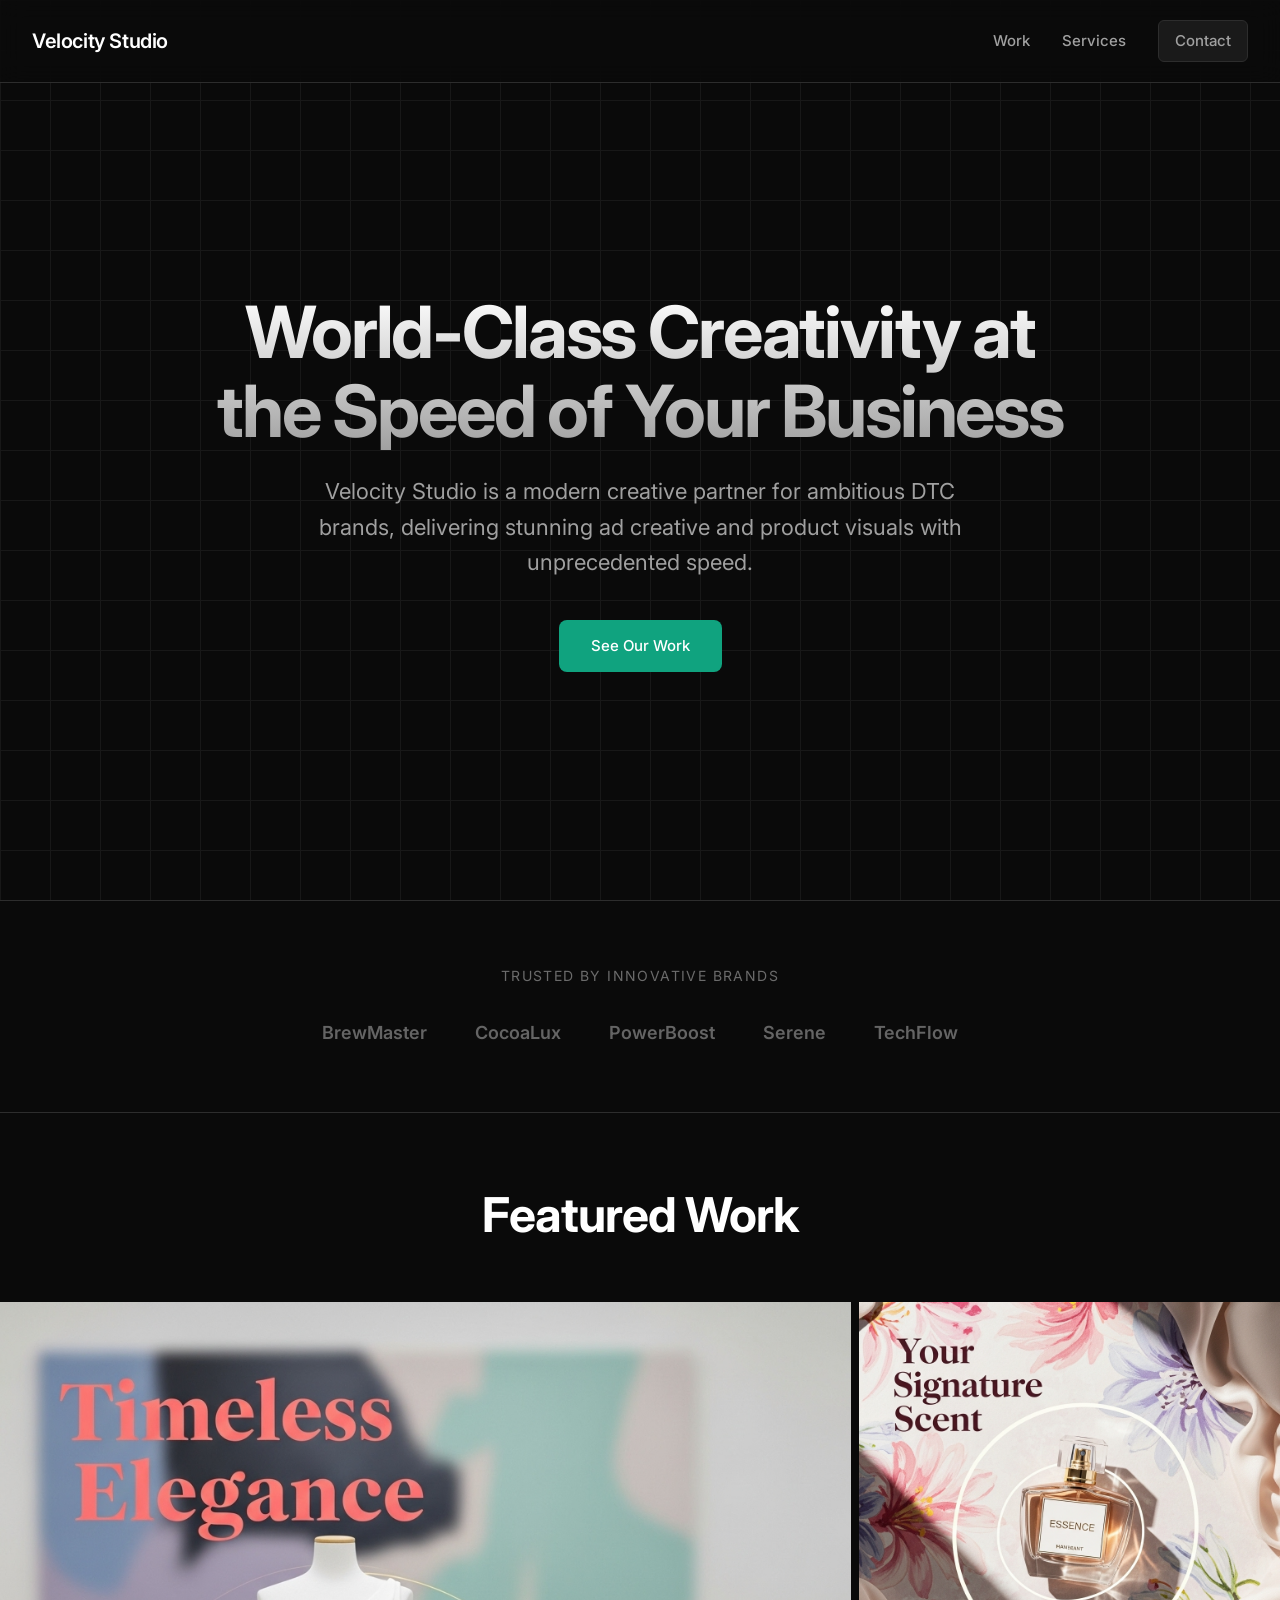
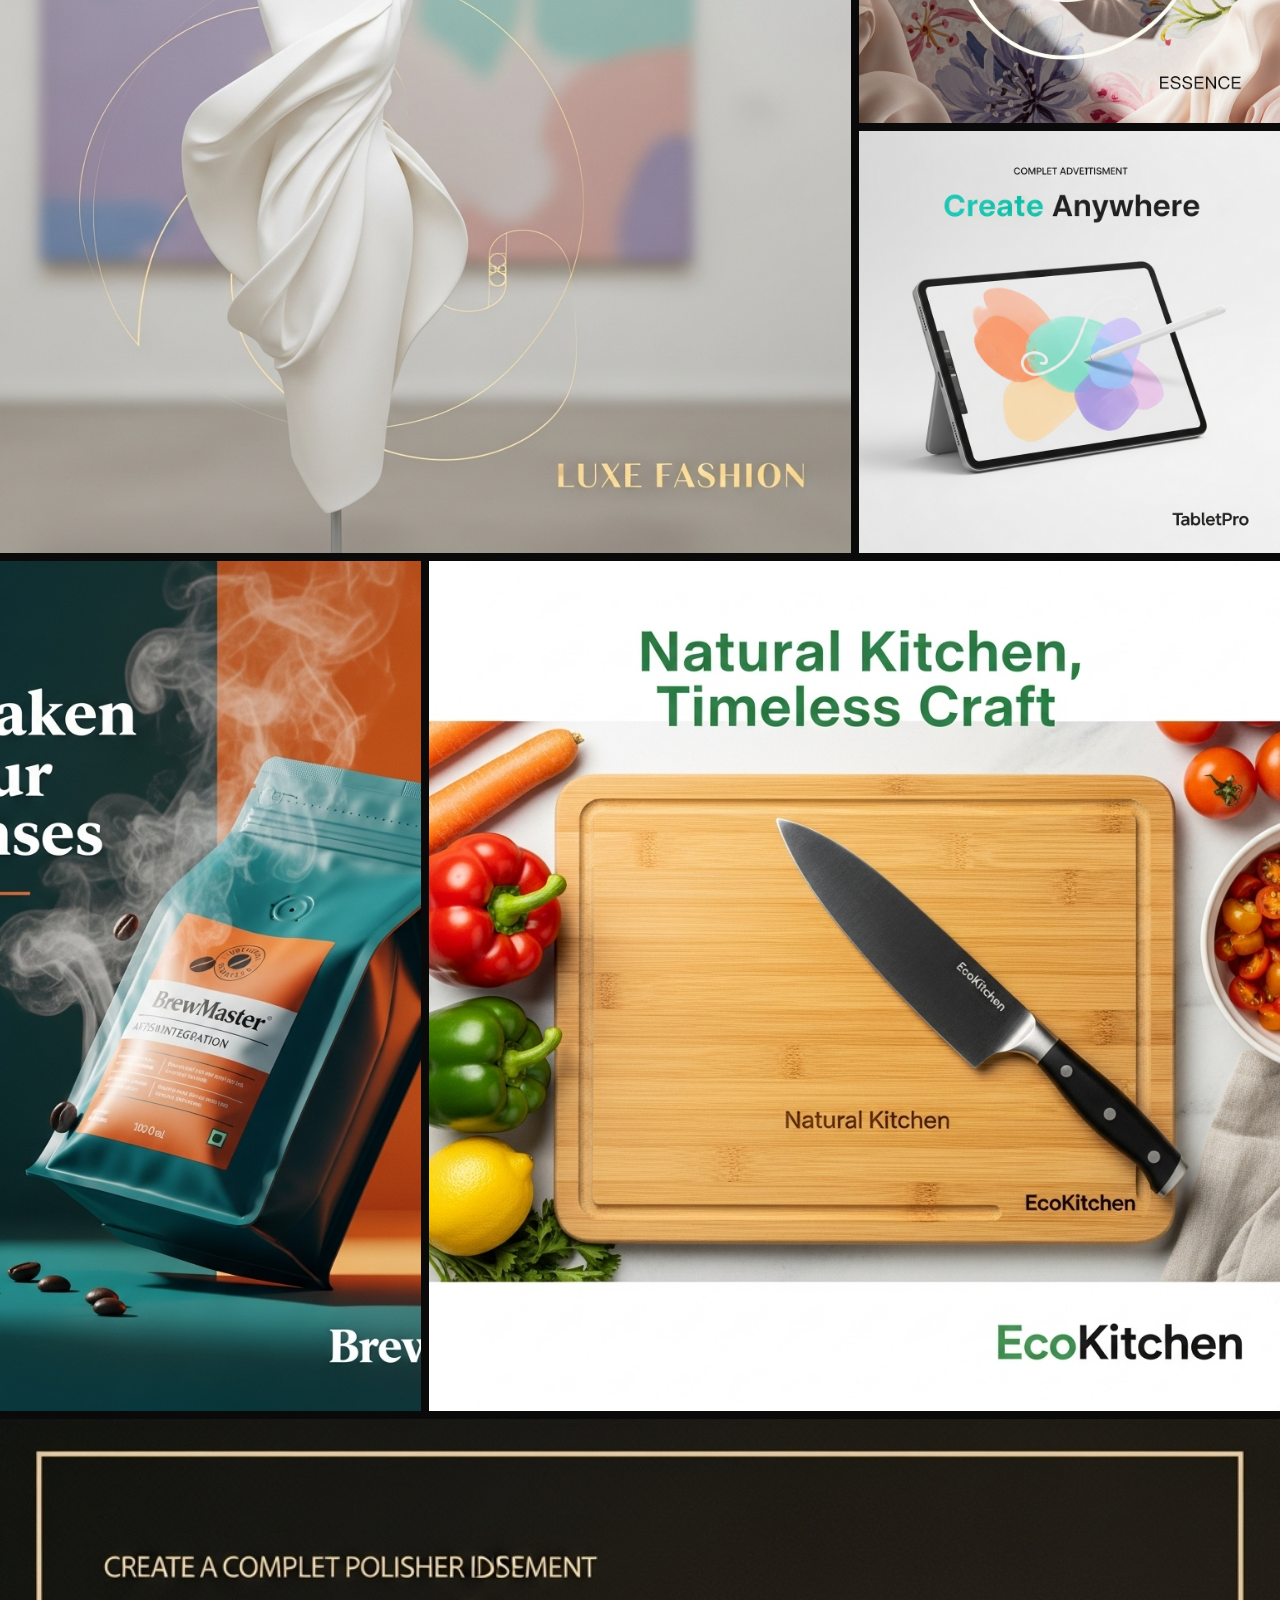
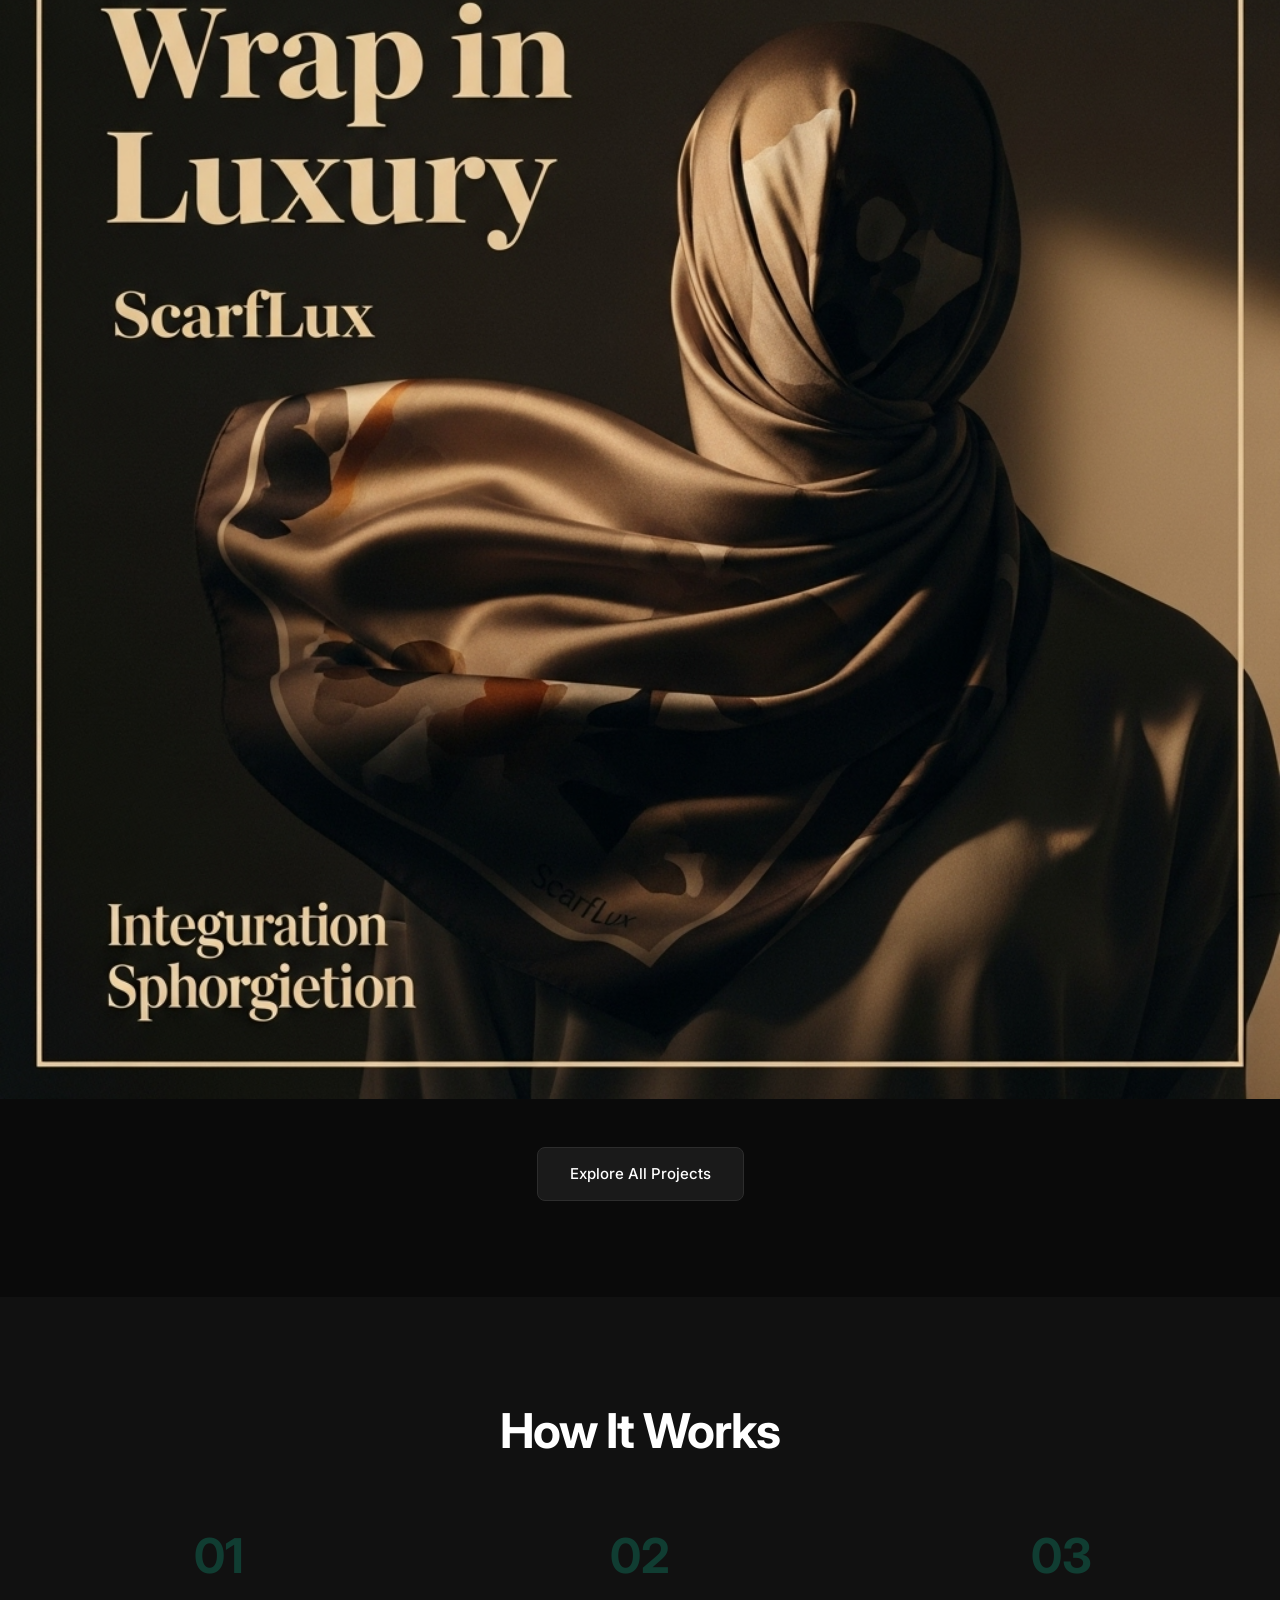
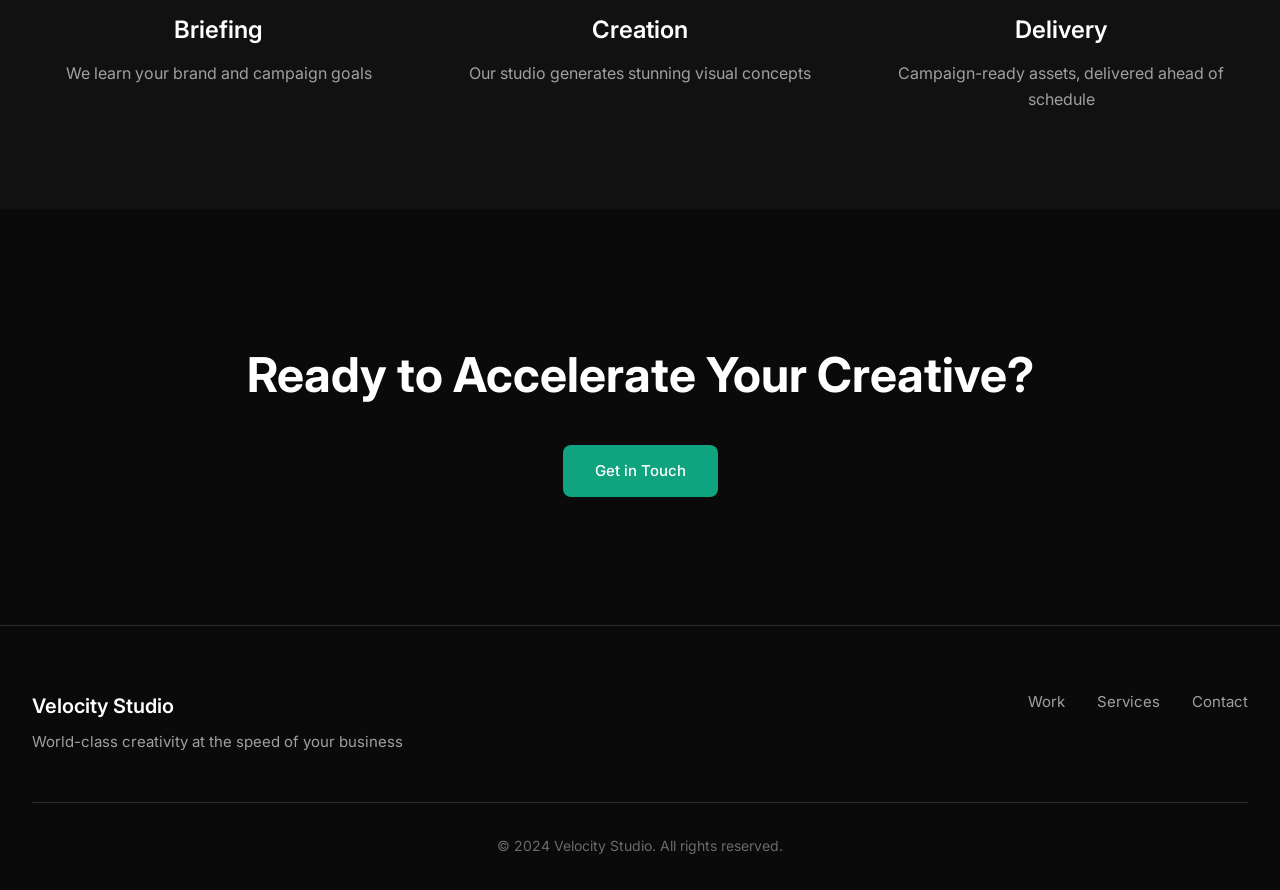
<file: index.html>
<!DOCTYPE html>
<html lang="en">
<head>
    <meta charset="UTF-8">
    <meta name="viewport" content="width=device-width, initial-scale=1.0">
    <title>Velocity Studio - World-Class Creativity at the Speed of Your Business</title>
    <link rel="stylesheet" href="styles/main.css">
    <link rel="preconnect" href="https://fonts.googleapis.com">
    <link rel="preconnect" href="https://fonts.gstatic.com" crossorigin>
    <link href="https://fonts.googleapis.com/css2?family=Inter:wght@300;400;500;600;700&display=swap" rel="stylesheet">
</head>
<body>
    <!-- Navigation -->
    <nav class="nav">
        <div class="nav-container">
            <a href="index.html" class="logo">Velocity Studio</a>
            <div class="nav-links">
                <a href="work.html">Work</a>
                <a href="services.html">Services</a>
                <a href="contact.html" class="nav-cta">Contact</a>
            </div>
            <button class="mobile-menu-btn" aria-label="Menu">
                <span></span>
                <span></span>
                <span></span>
            </button>
        </div>
    </nav>

    <!-- Hero Section -->
    <section class="hero">
        <div class="hero-content">
            <h1 class="hero-title">World-Class Creativity at the Speed of Your Business</h1>
            <p class="hero-subtitle">Velocity Studio is a modern creative partner for ambitious DTC brands, delivering stunning ad creative and product visuals with unprecedented speed.</p>
            <a href="work.html" class="btn btn-primary">See Our Work</a>
        </div>
        <div class="hero-visual">
            <div class="grid-pattern"></div>
        </div>
    </section>

    <!-- Logo Bar -->
    <section class="logo-bar">
        <div class="container">
            <p class="logo-bar-title">Trusted by innovative brands</p>
            <div class="logo-grid">
                <div class="brand-logo">BrewMaster</div>
                <div class="brand-logo">CocoaLux</div>
                <div class="brand-logo">PowerBoost</div>
                <div class="brand-logo">Serene</div>
                <div class="brand-logo">TechFlow</div>
            </div>
        </div>
    </section>

    <!-- Featured Work -->
    <section class="featured-work">
        <div class="container">
            <h2 class="section-title">Featured Work</h2>
            <div class="work-grid">
                <div class="work-item">
                    <img src="assets/images/fashion1.png" alt="Fashion Campaign" class="work-image-img" loading="eager">
                    <div class="work-overlay">
                        <h3>Fashion Campaign</h3>
                        <p>Premium Apparel</p>
                    </div>
                </div>
                <div class="work-item">
                    <img src="assets/images/beauty1.png" alt="Beauty Brand" class="work-image-img" loading="lazy">
                    <div class="work-overlay">
                        <h3>Beauty Brand</h3>
                        <p>Skincare Line</p>
                    </div>
                </div>
                <div class="work-item">
                    <img src="assets/images/elecctronics.png" alt="Electronics" class="work-image-img" loading="lazy">
                    <div class="work-overlay">
                        <h3>Tech Products</h3>
                        <p>Consumer Electronics</p>
                    </div>
                </div>
                <div class="work-item">
                    <img src="assets/images/foodsBavrage1.png" alt="Food & Beverage" class="work-image-img" loading="lazy">
                    <div class="work-overlay">
                        <h3>Food & Beverage</h3>
                        <p>Artisan Products</p>
                    </div>
                </div>
                <div class="work-item">
                    <img src="assets/images/home.png" alt="Home Goods" class="work-image-img" loading="lazy">
                    <div class="work-overlay">
                        <h3>Home Goods</h3>
                        <p>Modern Living</p>
                    </div>
                </div>
                <div class="work-item">
                    <img src="assets/images/jaulary.png" alt="Jewelry Collection" class="work-image-img" loading="lazy">
                    <div class="work-overlay">
                        <h3>Jewelry Collection</h3>
                        <p>Luxury Accessories</p>
                    </div>
                </div>
            </div>
            <div class="cta-center">
                <a href="work.html" class="btn btn-secondary">Explore All Projects</a>
            </div>
        </div>
    </section>

    <!-- Process Section -->
    <section class="process">
        <div class="container">
            <h2 class="section-title">How It Works</h2>
            <div class="process-grid">
                <div class="process-step">
                    <div class="step-number">01</div>
                    <h3>Briefing</h3>
                    <p>We learn your brand and campaign goals</p>
                </div>
                <div class="process-step">
                    <div class="step-number">02</div>
                    <h3>Creation</h3>
                    <p>Our studio generates stunning visual concepts</p>
                </div>
                <div class="process-step">
                    <div class="step-number">03</div>
                    <h3>Delivery</h3>
                    <p>Campaign-ready assets, delivered ahead of schedule</p>
                </div>
            </div>
        </div>
    </section>

    <!-- Final CTA -->
    <section class="final-cta">
        <div class="container">
            <h2>Ready to Accelerate Your Creative?</h2>
            <a href="contact.html" class="btn btn-primary">Get in Touch</a>
        </div>
    </section>

    <!-- Footer -->
    <footer class="footer">
        <div class="container">
            <div class="footer-content">
                <div class="footer-brand">
                    <h3>Velocity Studio</h3>
                    <p>World-class creativity at the speed of your business</p>
                </div>
                <div class="footer-links">
                    <a href="work.html">Work</a>
                    <a href="services.html">Services</a>
                    <a href="contact.html">Contact</a>
                </div>
            </div>
            <div class="footer-bottom">
                <p>&copy; 2024 Velocity Studio. All rights reserved.</p>
            </div>
        </div>
    </footer>

    <script src="js/main.js"></script>
</body>
</html>
</file>
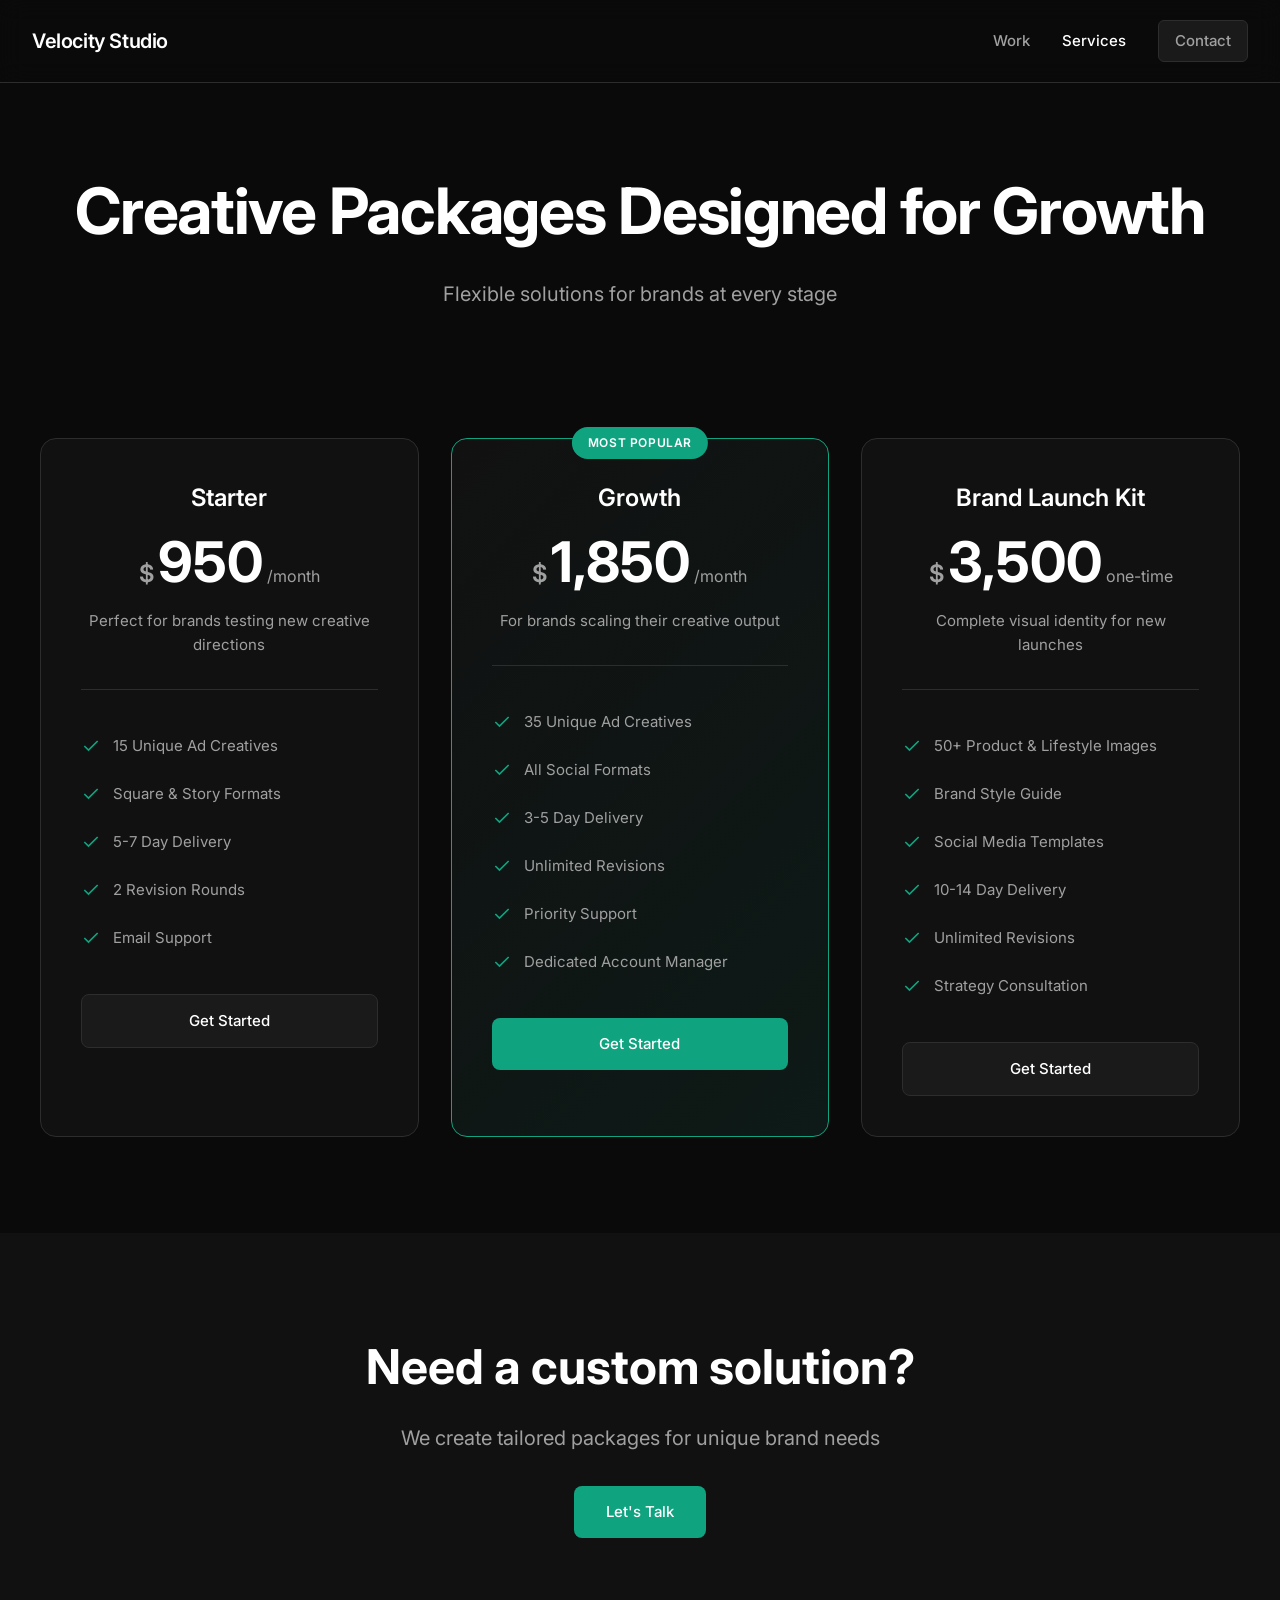
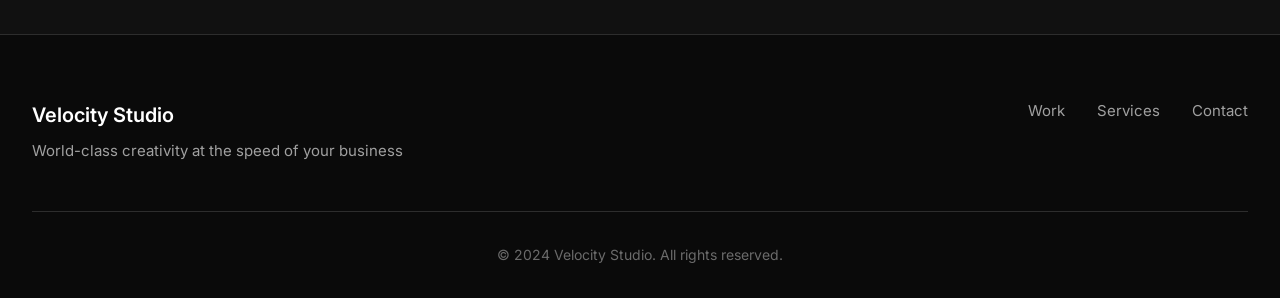
<file: services.html>
<!DOCTYPE html>
<html lang="en">
<head>
    <meta charset="UTF-8">
    <meta name="viewport" content="width=device-width, initial-scale=1.0">
    <title>Services - Velocity Studio</title>
    <link rel="stylesheet" href="styles/main.css">
    <link rel="preconnect" href="https://fonts.googleapis.com">
    <link rel="preconnect" href="https://fonts.gstatic.com" crossorigin>
    <link href="https://fonts.googleapis.com/css2?family=Inter:wght@300;400;500;600;700&display=swap" rel="stylesheet">
</head>
<body>
    <!-- Navigation -->
    <nav class="nav">
        <div class="nav-container">
            <a href="index.html" class="logo">Velocity Studio</a>
            <div class="nav-links">
                <a href="work.html">Work</a>
                <a href="services.html" class="active">Services</a>
                <a href="contact.html" class="nav-cta">Contact</a>
            </div>
            <button class="mobile-menu-btn" aria-label="Menu">
                <span></span>
                <span></span>
                <span></span>
            </button>
        </div>
    </nav>

    <!-- Page Header -->
    <section class="page-header">
        <div class="container">
            <h1>Creative Packages Designed for Growth</h1>
            <p>Flexible solutions for brands at every stage</p>
        </div>
    </section>

    <!-- Pricing Section -->
    <section class="pricing">
        <div class="container">
            <div class="pricing-grid">
                <!-- Starter Package -->
                <div class="pricing-card">
                    <div class="pricing-header">
                        <h3>Starter</h3>
                        <div class="price">
                            <span class="currency">$</span>
                            <span class="amount">950</span>
                            <span class="period">/month</span>
                        </div>
                        <p class="pricing-desc">Perfect for brands testing new creative directions</p>
                    </div>
                    <div class="pricing-features">
                        <div class="feature">
                            <svg viewBox="0 0 24 24" fill="none" stroke="currentColor">
                                <polyline points="20 6 9 17 4 12" stroke-width="2"/>
                            </svg>
                            <span>15 Unique Ad Creatives</span>
                        </div>
                        <div class="feature">
                            <svg viewBox="0 0 24 24" fill="none" stroke="currentColor">
                                <polyline points="20 6 9 17 4 12" stroke-width="2"/>
                            </svg>
                            <span>Square & Story Formats</span>
                        </div>
                        <div class="feature">
                            <svg viewBox="0 0 24 24" fill="none" stroke="currentColor">
                                <polyline points="20 6 9 17 4 12" stroke-width="2"/>
                            </svg>
                            <span>5-7 Day Delivery</span>
                        </div>
                        <div class="feature">
                            <svg viewBox="0 0 24 24" fill="none" stroke="currentColor">
                                <polyline points="20 6 9 17 4 12" stroke-width="2"/>
                            </svg>
                            <span>2 Revision Rounds</span>
                        </div>
                        <div class="feature">
                            <svg viewBox="0 0 24 24" fill="none" stroke="currentColor">
                                <polyline points="20 6 9 17 4 12" stroke-width="2"/>
                            </svg>
                            <span>Email Support</span>
                        </div>
                    </div>
                    <a href="contact.html" class="btn btn-secondary">Get Started</a>
                </div>

                <!-- Growth Package -->
                <div class="pricing-card featured">
                    <div class="featured-badge">Most Popular</div>
                    <div class="pricing-header">
                        <h3>Growth</h3>
                        <div class="price">
                            <span class="currency">$</span>
                            <span class="amount">1,850</span>
                            <span class="period">/month</span>
                        </div>
                        <p class="pricing-desc">For brands scaling their creative output</p>
                    </div>
                    <div class="pricing-features">
                        <div class="feature">
                            <svg viewBox="0 0 24 24" fill="none" stroke="currentColor">
                                <polyline points="20 6 9 17 4 12" stroke-width="2"/>
                            </svg>
                            <span>35 Unique Ad Creatives</span>
                        </div>
                        <div class="feature">
                            <svg viewBox="0 0 24 24" fill="none" stroke="currentColor">
                                <polyline points="20 6 9 17 4 12" stroke-width="2"/>
                            </svg>
                            <span>All Social Formats</span>
                        </div>
                        <div class="feature">
                            <svg viewBox="0 0 24 24" fill="none" stroke="currentColor">
                                <polyline points="20 6 9 17 4 12" stroke-width="2"/>
                            </svg>
                            <span>3-5 Day Delivery</span>
                        </div>
                        <div class="feature">
                            <svg viewBox="0 0 24 24" fill="none" stroke="currentColor">
                                <polyline points="20 6 9 17 4 12" stroke-width="2"/>
                            </svg>
                            <span>Unlimited Revisions</span>
                        </div>
                        <div class="feature">
                            <svg viewBox="0 0 24 24" fill="none" stroke="currentColor">
                                <polyline points="20 6 9 17 4 12" stroke-width="2"/>
                            </svg>
                            <span>Priority Support</span>
                        </div>
                        <div class="feature">
                            <svg viewBox="0 0 24 24" fill="none" stroke="currentColor">
                                <polyline points="20 6 9 17 4 12" stroke-width="2"/>
                            </svg>
                            <span>Dedicated Account Manager</span>
                        </div>
                    </div>
                    <a href="contact.html" class="btn btn-primary">Get Started</a>
                </div>

                <!-- Brand Launch Package -->
                <div class="pricing-card">
                    <div class="pricing-header">
                        <h3>Brand Launch Kit</h3>
                        <div class="price">
                            <span class="currency">$</span>
                            <span class="amount">3,500</span>
                            <span class="period">one-time</span>
                        </div>
                        <p class="pricing-desc">Complete visual identity for new launches</p>
                    </div>
                    <div class="pricing-features">
                        <div class="feature">
                            <svg viewBox="0 0 24 24" fill="none" stroke="currentColor">
                                <polyline points="20 6 9 17 4 12" stroke-width="2"/>
                            </svg>
                            <span>50+ Product & Lifestyle Images</span>
                        </div>
                        <div class="feature">
                            <svg viewBox="0 0 24 24" fill="none" stroke="currentColor">
                                <polyline points="20 6 9 17 4 12" stroke-width="2"/>
                            </svg>
                            <span>Brand Style Guide</span>
                        </div>
                        <div class="feature">
                            <svg viewBox="0 0 24 24" fill="none" stroke="currentColor">
                                <polyline points="20 6 9 17 4 12" stroke-width="2"/>
                            </svg>
                            <span>Social Media Templates</span>
                        </div>
                        <div class="feature">
                            <svg viewBox="0 0 24 24" fill="none" stroke="currentColor">
                                <polyline points="20 6 9 17 4 12" stroke-width="2"/>
                            </svg>
                            <span>10-14 Day Delivery</span>
                        </div>
                        <div class="feature">
                            <svg viewBox="0 0 24 24" fill="none" stroke="currentColor">
                                <polyline points="20 6 9 17 4 12" stroke-width="2"/>
                            </svg>
                            <span>Unlimited Revisions</span>
                        </div>
                        <div class="feature">
                            <svg viewBox="0 0 24 24" fill="none" stroke="currentColor">
                                <polyline points="20 6 9 17 4 12" stroke-width="2"/>
                            </svg>
                            <span>Strategy Consultation</span>
                        </div>
                    </div>
                    <a href="contact.html" class="btn btn-secondary">Get Started</a>
                </div>
            </div>
        </div>
    </section>

    <!-- CTA Section -->
    <section class="services-cta">
        <div class="container">
            <h2>Need a custom solution?</h2>
            <p>We create tailored packages for unique brand needs</p>
            <a href="contact.html" class="btn btn-primary">Let's Talk</a>
        </div>
    </section>

    <!-- Footer -->
    <footer class="footer">
        <div class="container">
            <div class="footer-content">
                <div class="footer-brand">
                    <h3>Velocity Studio</h3>
                    <p>World-class creativity at the speed of your business</p>
                </div>
                <div class="footer-links">
                    <a href="work.html">Work</a>
                    <a href="services.html">Services</a>
                    <a href="contact.html">Contact</a>
                </div>
            </div>
            <div class="footer-bottom">
                <p>&copy; 2024 Velocity Studio. All rights reserved.</p>
            </div>
        </div>
    </footer>

    <script src="js/main.js"></script>
</body>
</html>
</file>
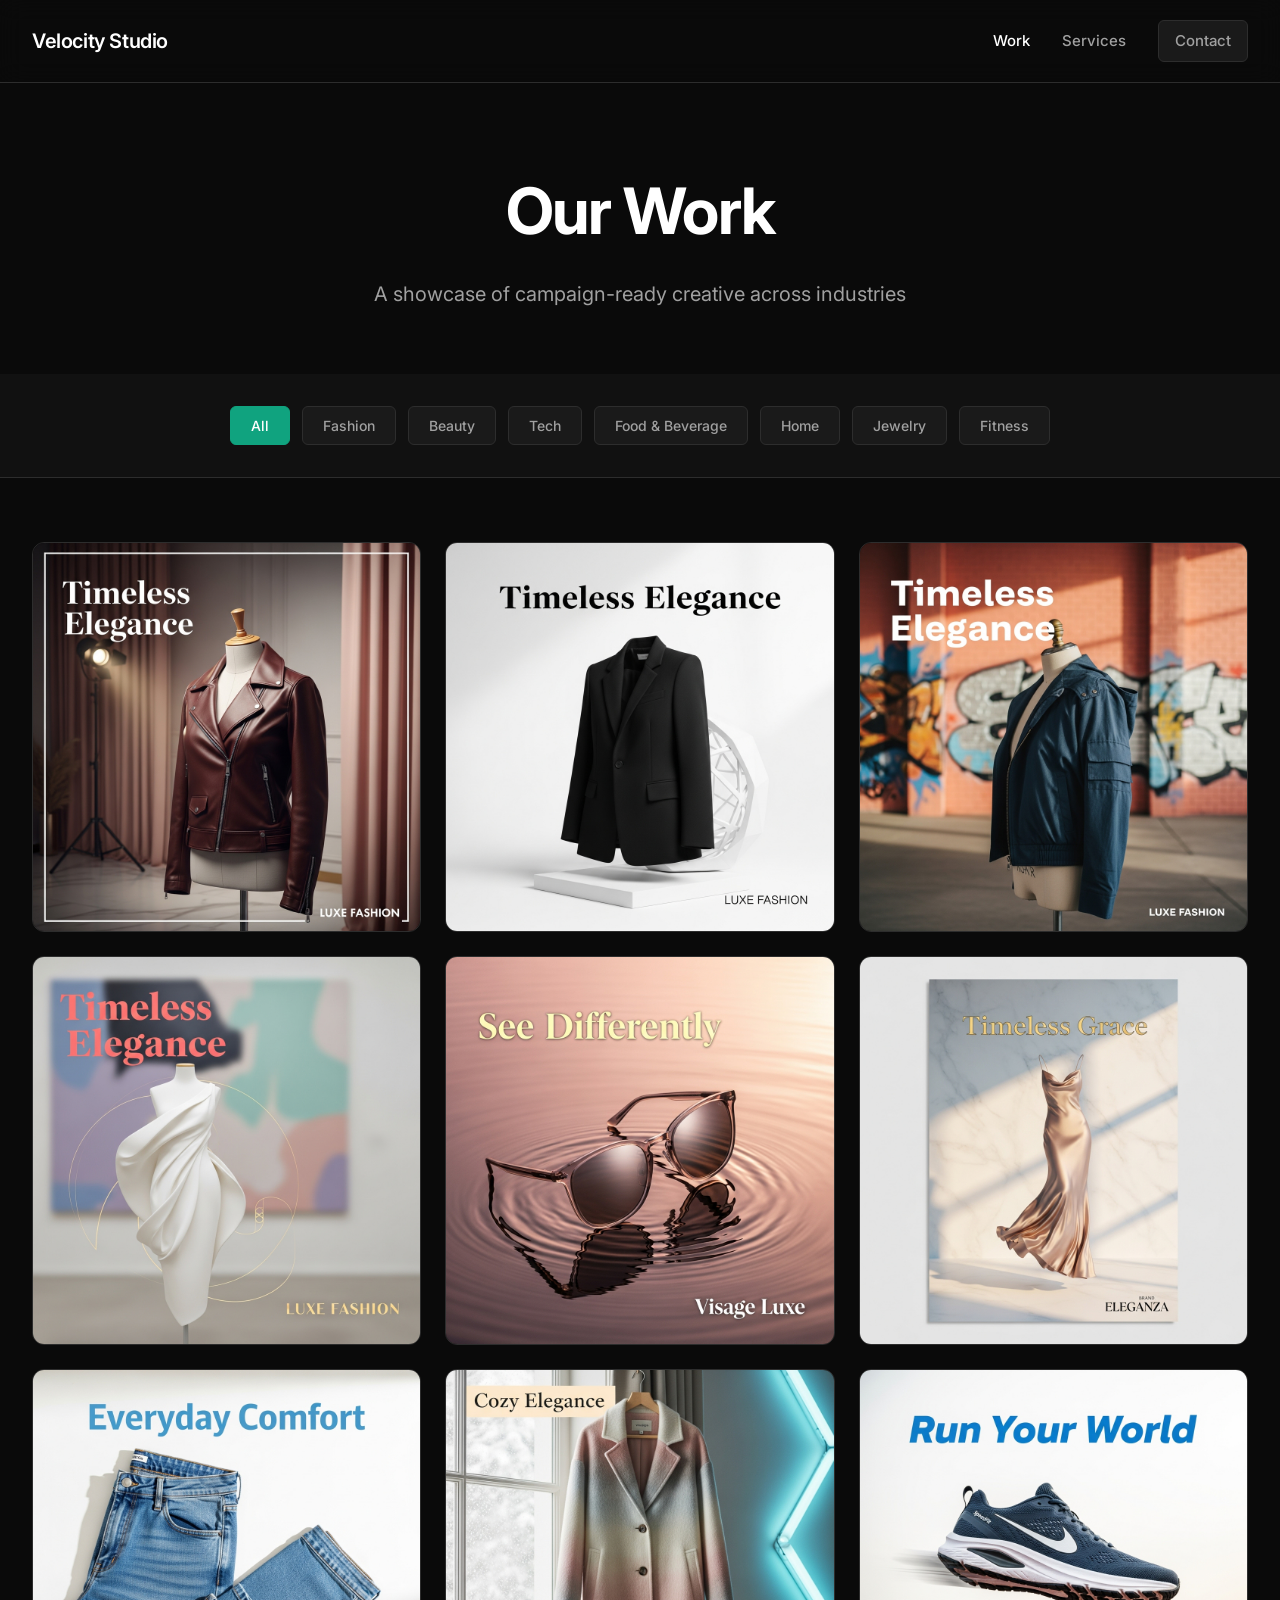
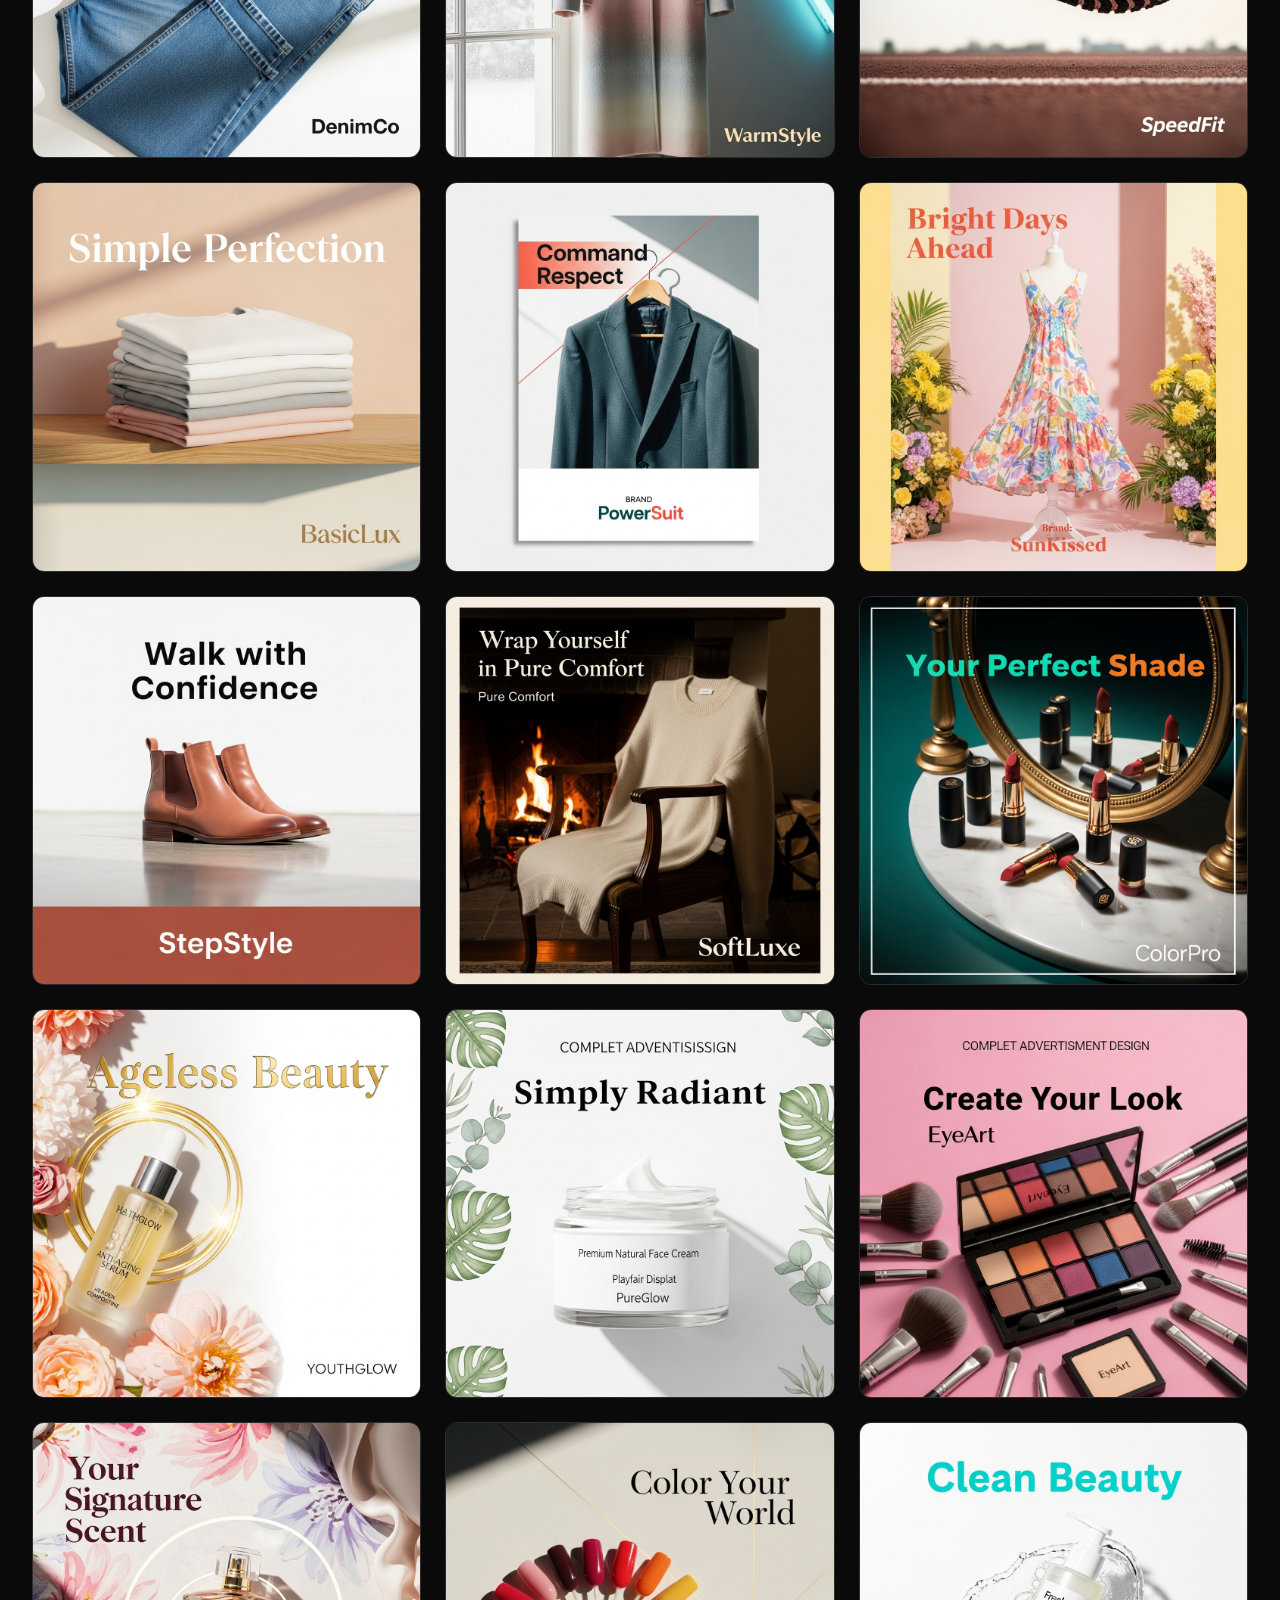
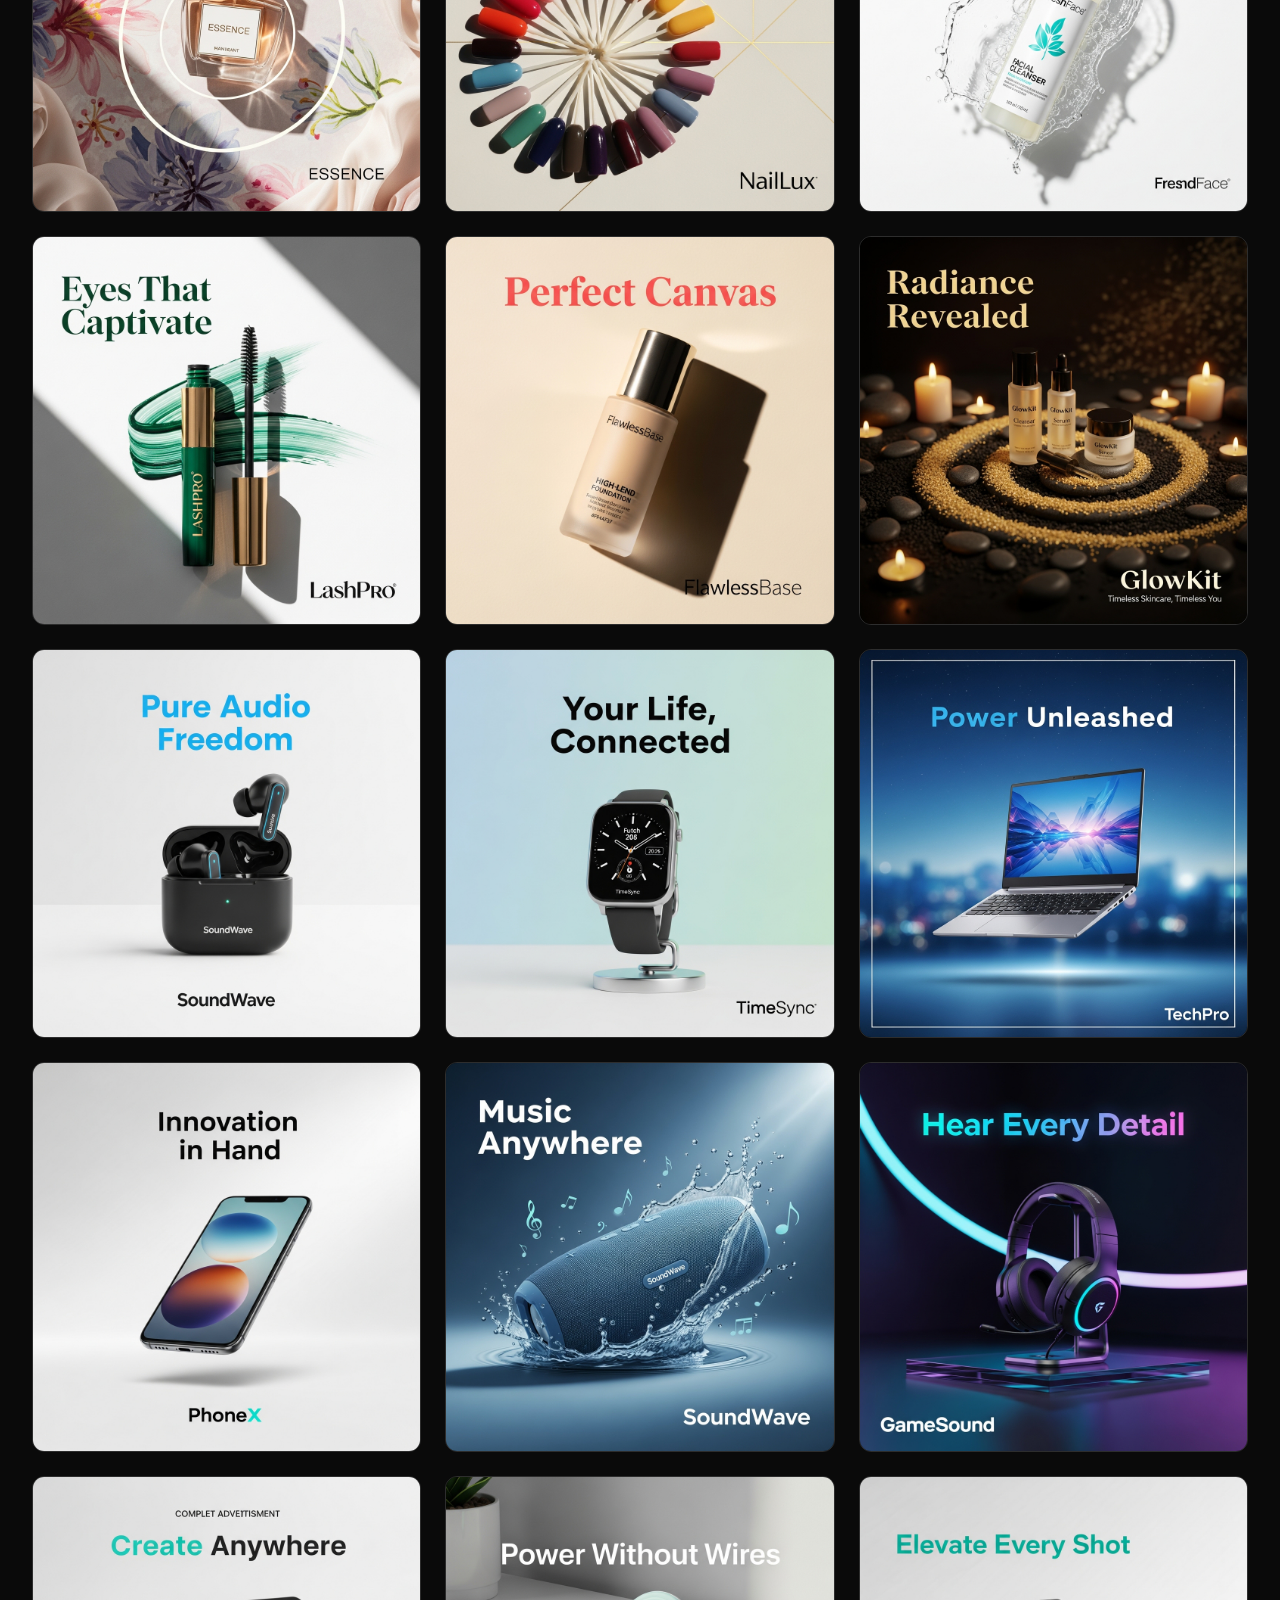
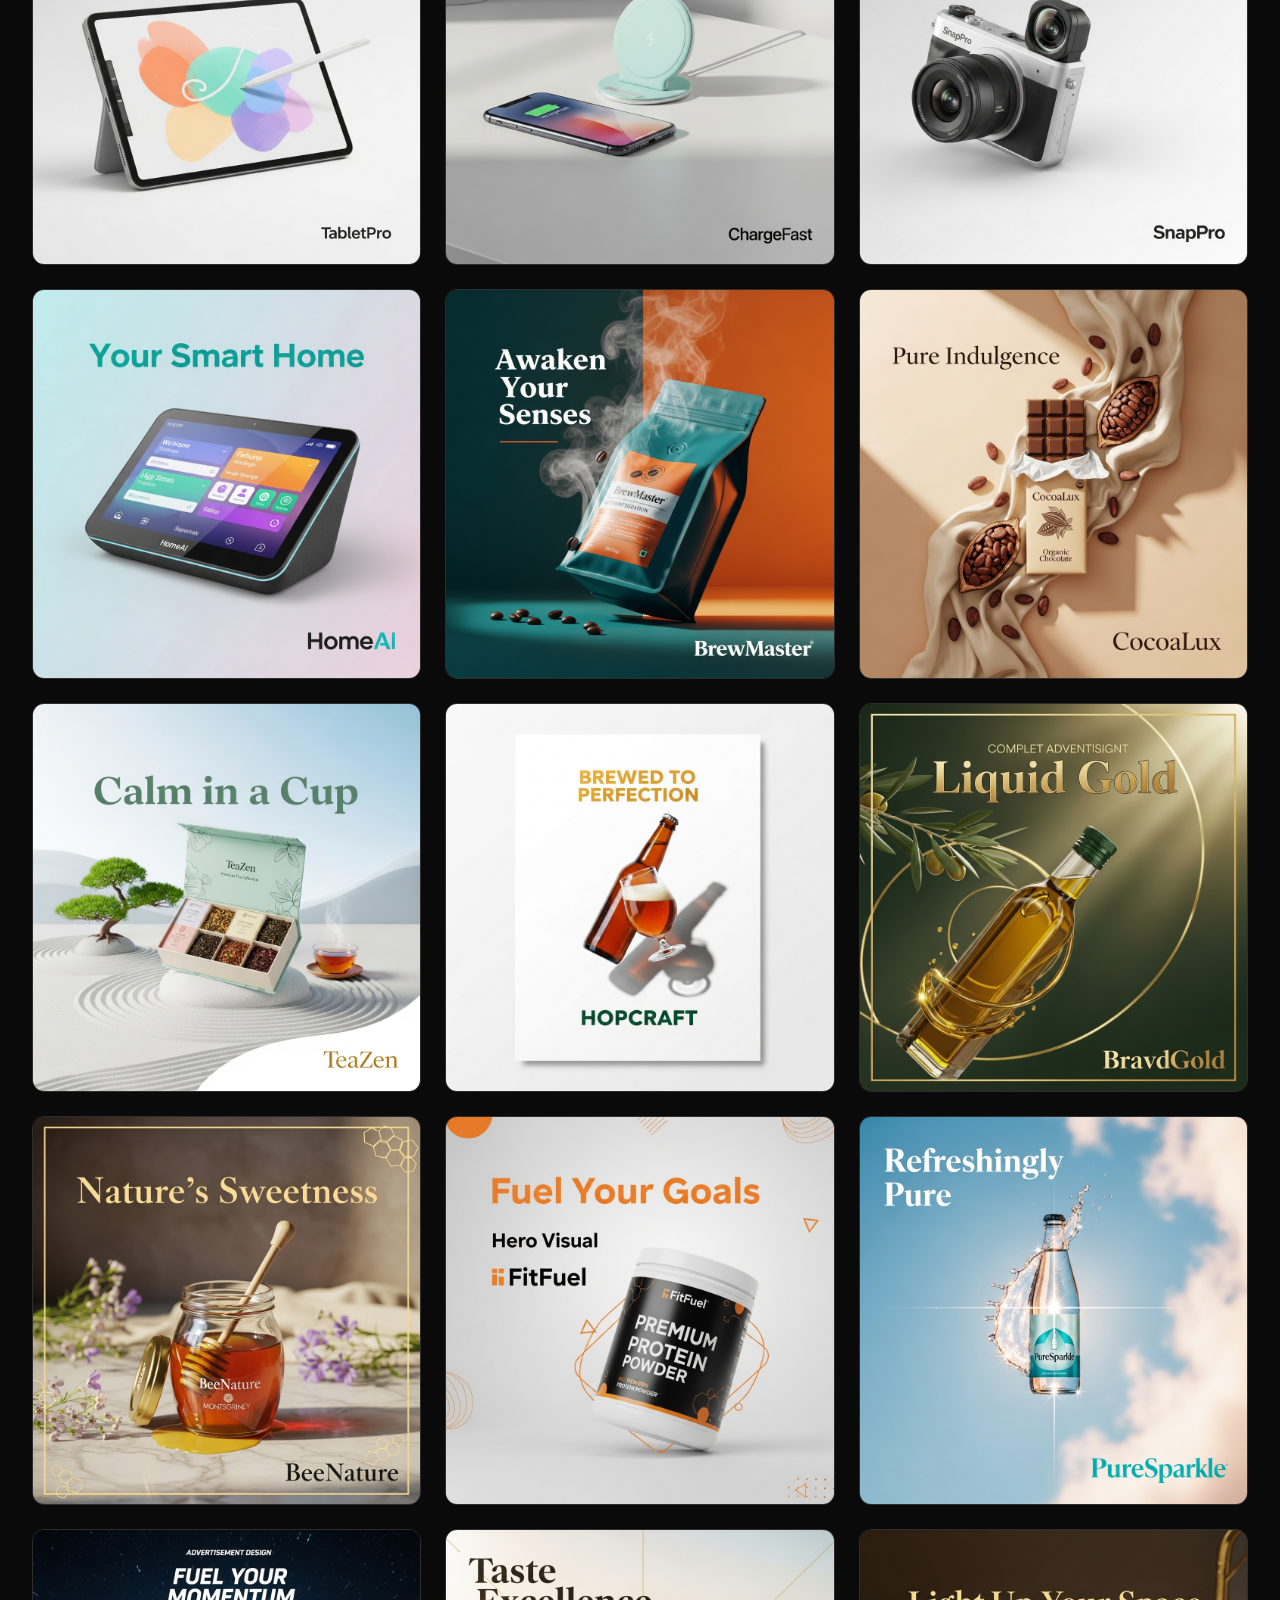
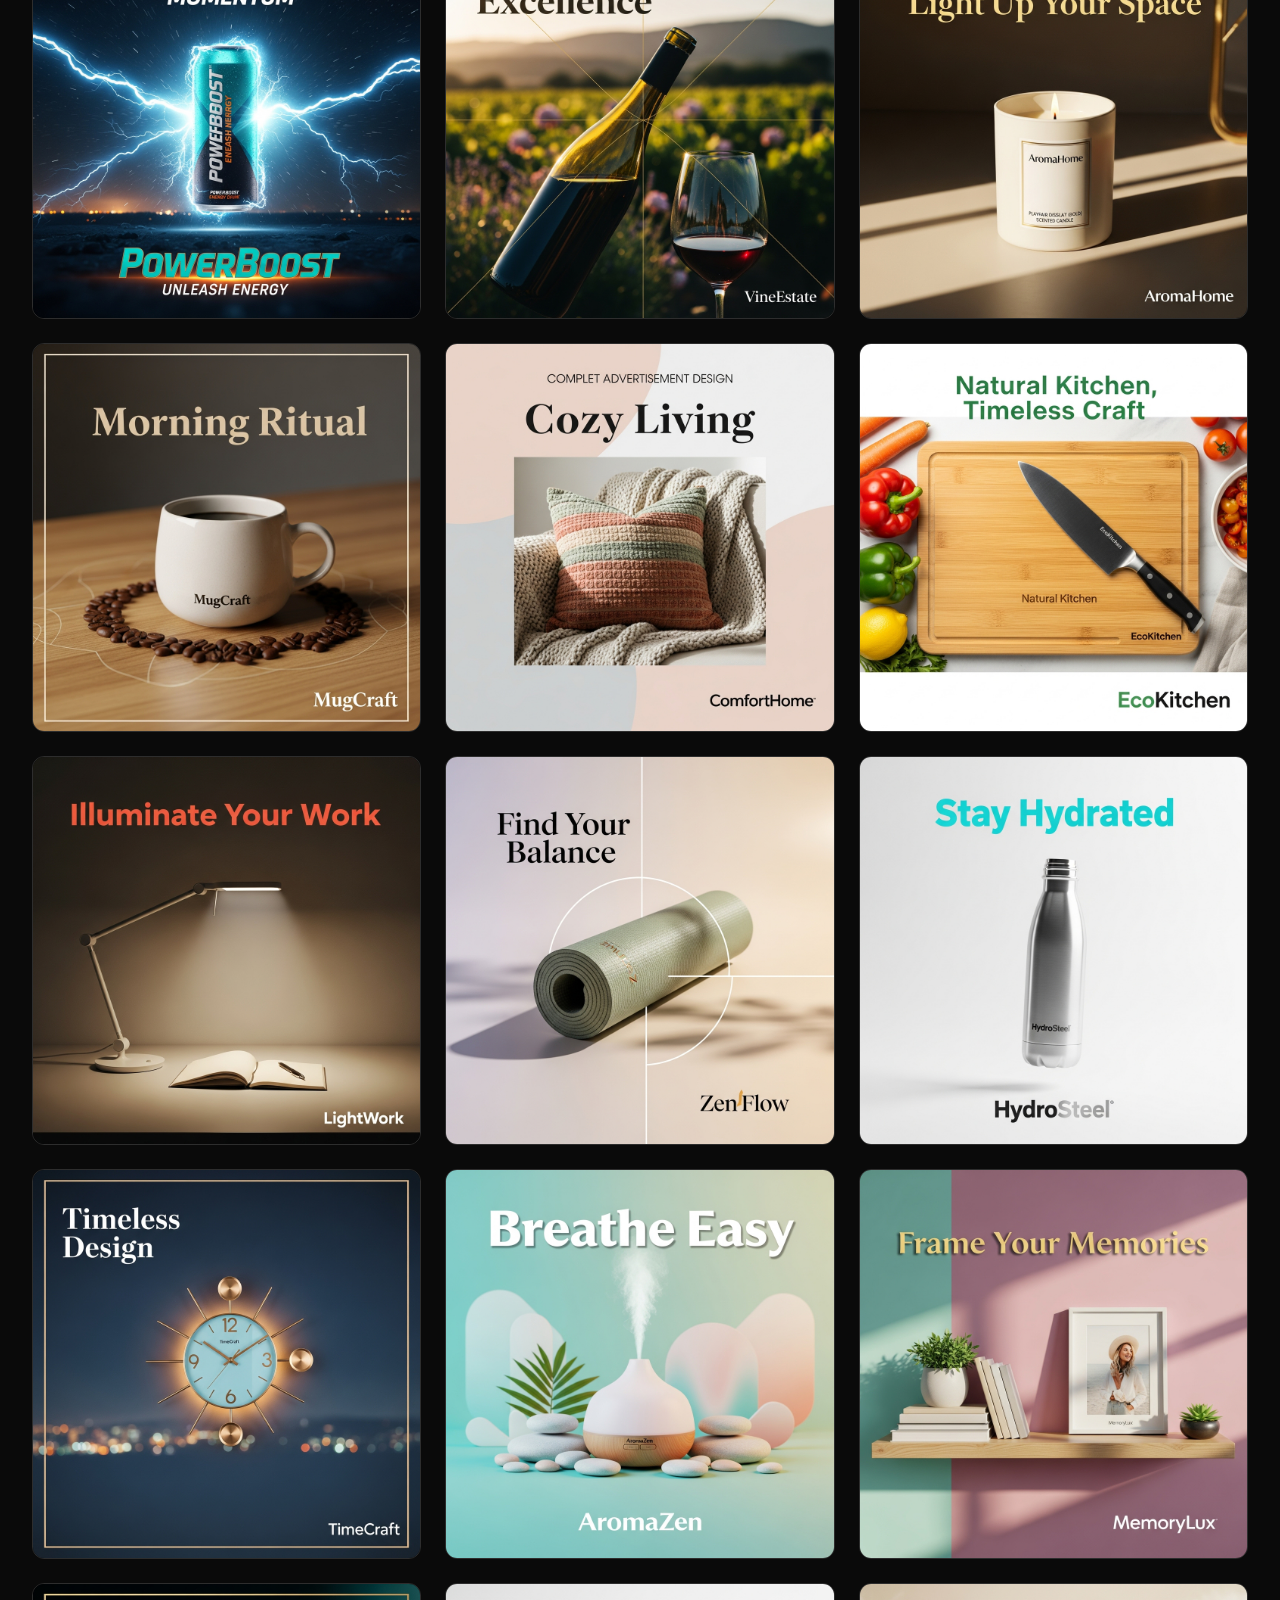
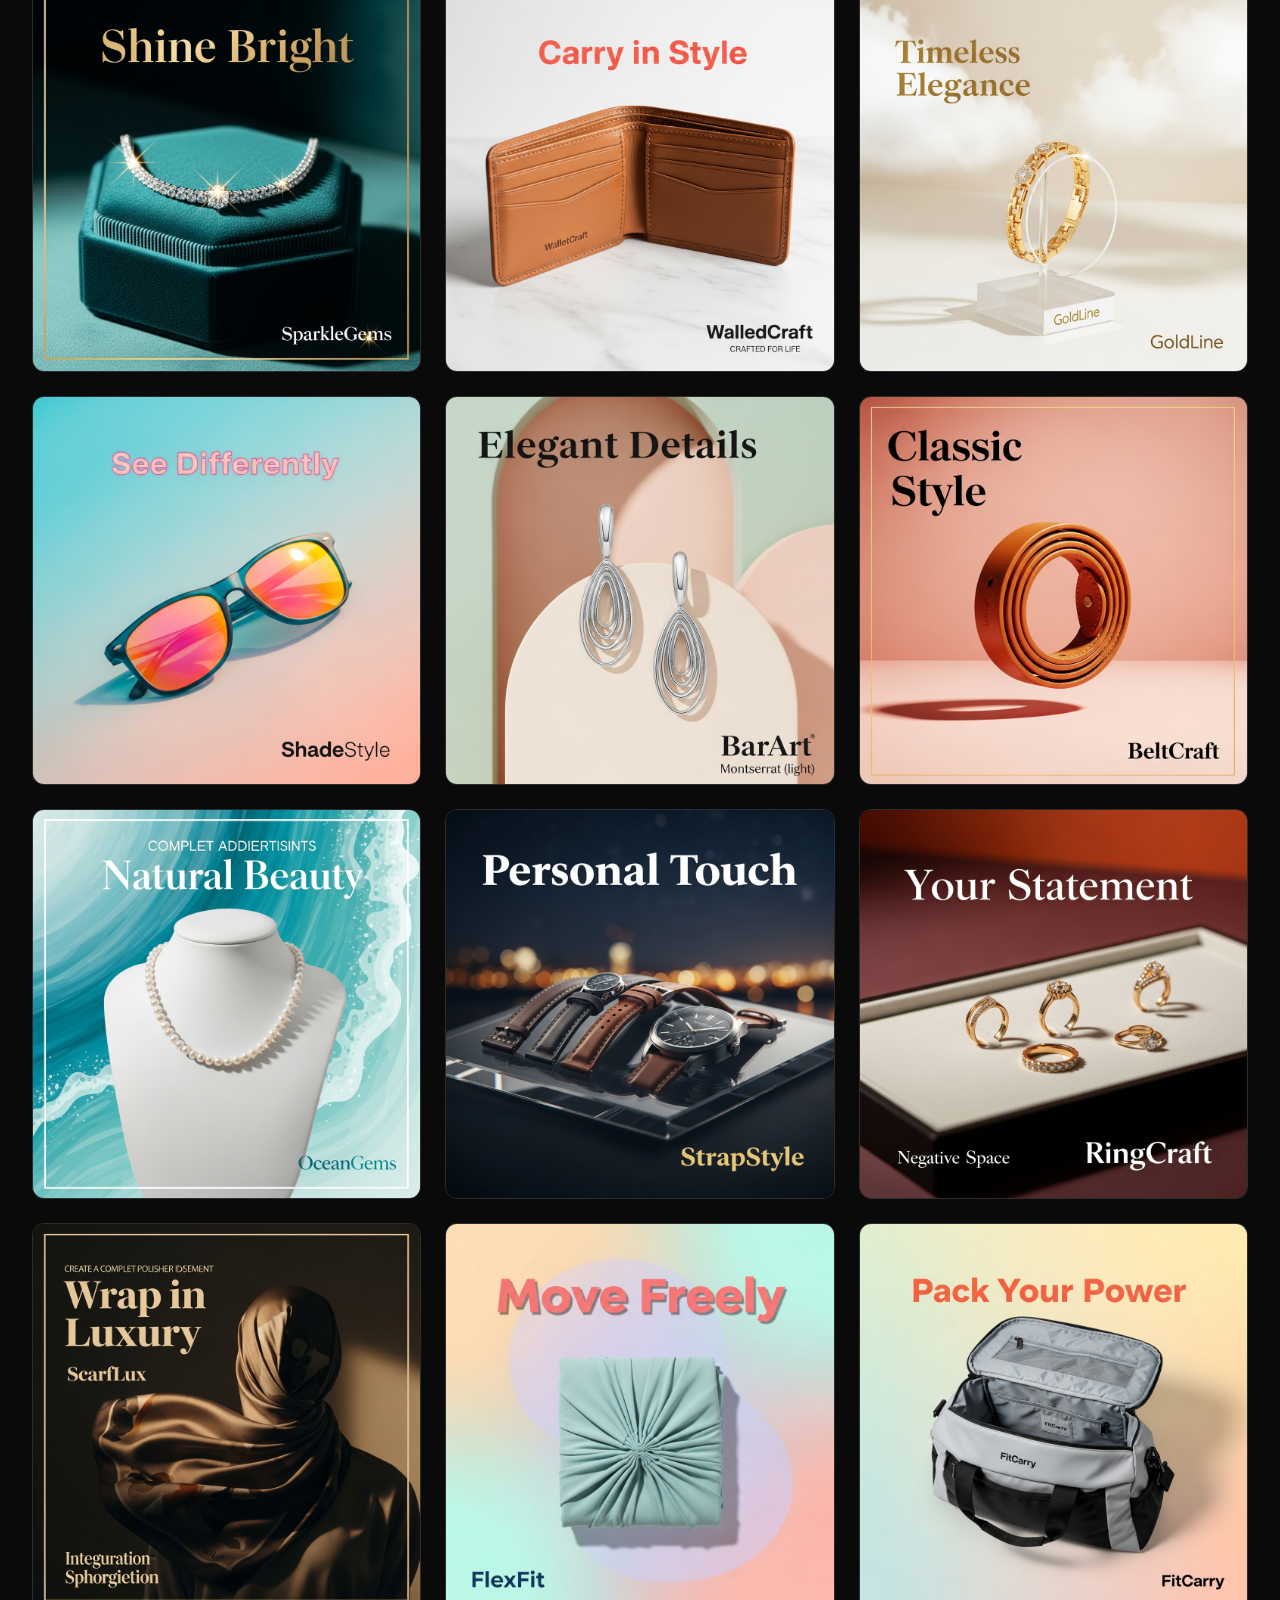
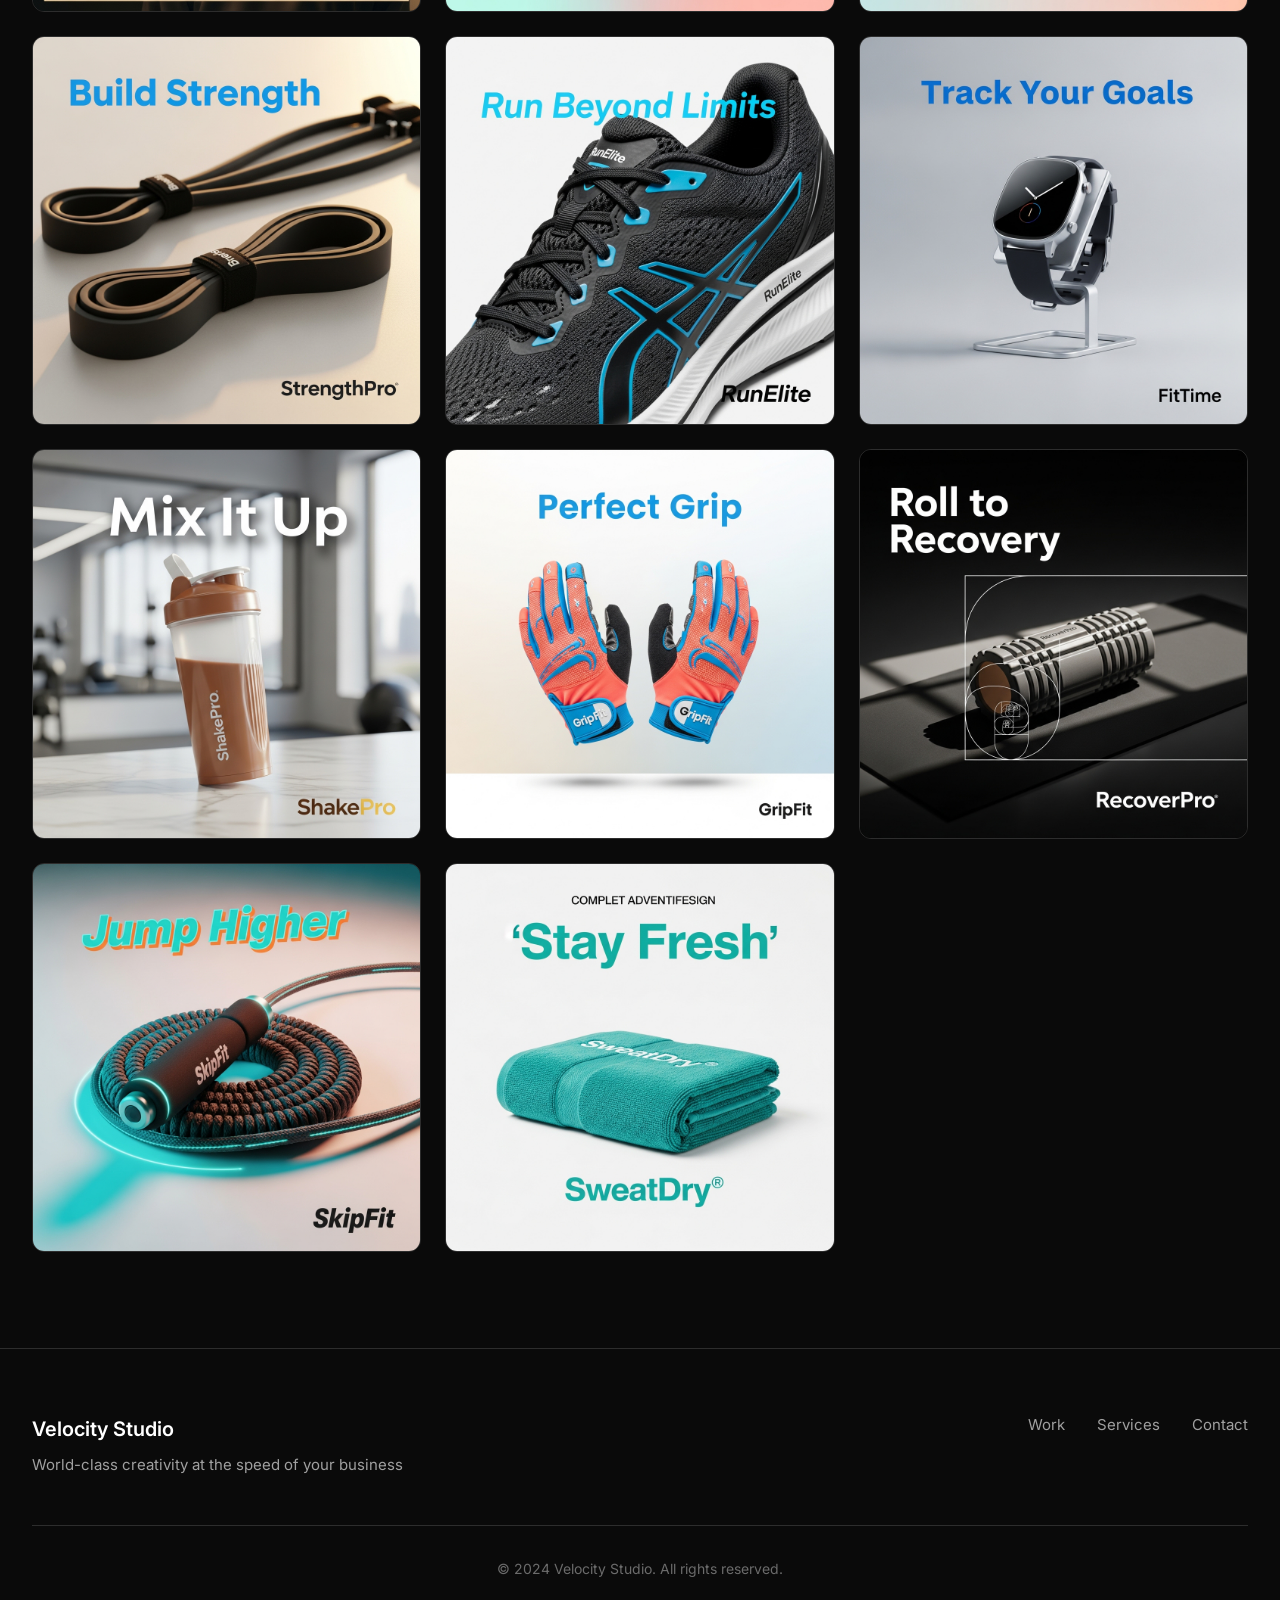
<file: work.html>
<!DOCTYPE html>
<html lang="en">
<head>
    <meta charset="UTF-8">
    <meta name="viewport" content="width=device-width, initial-scale=1.0">
    <title>Our Work - Velocity Studio</title>
    <link rel="stylesheet" href="styles/main.css">
    <link rel="preconnect" href="https://fonts.googleapis.com">
    <link rel="preconnect" href="https://fonts.gstatic.com" crossorigin>
    <link href="https://fonts.googleapis.com/css2?family=Inter:wght@300;400;500;600;700&display=swap" rel="stylesheet">
</head>
<body>
    <!-- Navigation -->
    <nav class="nav">
        <div class="nav-container">
            <a href="index.html" class="logo">Velocity Studio</a>
            <div class="nav-links">
                <a href="work.html" class="active">Work</a>
                <a href="services.html">Services</a>
                <a href="contact.html" class="nav-cta">Contact</a>
            </div>
            <button class="mobile-menu-btn" aria-label="Menu">
                <span></span>
                <span></span>
                <span></span>
            </button>
        </div>
    </nav>

    <!-- Page Header -->
    <section class="page-header">
        <div class="container">
            <h1>Our Work</h1>
            <p>A showcase of campaign-ready creative across industries</p>
        </div>
    </section>

    <!-- Filter Bar -->
    <section class="filter-section">
        <div class="container">
            <div class="filter-bar">
                <button class="filter-btn active" data-filter="all">All</button>
                <button class="filter-btn" data-filter="fashion">Fashion</button>
                <button class="filter-btn" data-filter="beauty">Beauty</button>
                <button class="filter-btn" data-filter="tech">Tech</button>
                <button class="filter-btn" data-filter="food">Food & Beverage</button>
                <button class="filter-btn" data-filter="home">Home</button>
                <button class="filter-btn" data-filter="jewelry">Jewelry</button>
                <button class="filter-btn" data-filter="fitness">Fitness</button>
            </div>
        </div>
    </section>

    <!-- Portfolio Grid -->
    <section class="portfolio">
        <div class="container">
            <div class="portfolio-grid" id="portfolioGrid">
                <!-- Fashion Items (5) -->
                <div class="portfolio-item" data-category="fashion">
                    <img src="assets/images/fashion1.png" alt="Fashion 1" class="work-image-img">
                    <div class="portfolio-overlay">
                        <h3>Premium Streetwear</h3>
                        <p>Fashion</p>
                    </div>
                </div>
                <div class="portfolio-item" data-category="fashion">
                    <img src="assets/images/fashion1.png" alt="Fashion 2" class="work-image-img">
                    <div class="portfolio-overlay">
                        <h3>Luxury Apparel</h3>
                        <p>Fashion</p>
                    </div>
                </div>
                <div class="portfolio-item" data-category="fashion">
                    <img src="assets/images/fashion1.png" alt="Fashion 3" class="work-image-img">
                    <div class="portfolio-overlay">
                        <h3>Designer Collection</h3>
                        <p>Fashion</p>
                    </div>
                </div>
                <div class="portfolio-item" data-category="fashion">
                    <img src="assets/images/fashion1.png" alt="Fashion 4" class="work-image-img">
                    <div class="portfolio-overlay">
                        <h3>Urban Style</h3>
                        <p>Fashion</p>
                    </div>
                </div>
                <div class="portfolio-item" data-category="fashion">
                    <img src="assets/images/fashion1.png" alt="Fashion 5" class="work-image-img">
                    <div class="portfolio-overlay">
                        <h3>Haute Couture</h3>
                        <p>Fashion</p>
                    </div>
                </div>

                <!-- Beauty Items (5) -->
                <div class="portfolio-item" data-category="beauty">
                    <img src="assets/images/beauty1.png" alt="Beauty 1" class="work-image-img">
                    <div class="portfolio-overlay">
                        <h3>Luxury Skincare</h3>
                        <p>Beauty</p>
                    </div>
                </div>
                <div class="portfolio-item" data-category="beauty">
                    <img src="assets/images/beauty1.png" alt="Beauty 2" class="work-image-img">
                    <div class="portfolio-overlay">
                        <h3>Cosmetics Line</h3>
                        <p>Beauty</p>
                    </div>
                </div>
                <div class="portfolio-item" data-category="beauty">
                    <img src="assets/images/beauty1.png" alt="Beauty 3" class="work-image-img">
                    <div class="portfolio-overlay">
                        <h3>Premium Makeup</h3>
                        <p>Beauty</p>
                    </div>
                </div>
                <div class="portfolio-item" data-category="beauty">
                    <img src="assets/images/beauty1.png" alt="Beauty 4" class="work-image-img">
                    <div class="portfolio-overlay">
                        <h3>Organic Beauty</h3>
                        <p>Beauty</p>
                    </div>
                </div>
                <div class="portfolio-item" data-category="beauty">
                    <img src="assets/images/beauty1.png" alt="Beauty 5" class="work-image-img">
                    <div class="portfolio-overlay">
                        <h3>Spa Collection</h3>
                        <p>Beauty</p>
                    </div>
                </div>

                <!-- Tech Items (5) -->
                <div class="portfolio-item" data-category="tech">
                    <img src="assets/images/elecctronics.png" alt="Tech 1" class="work-image-img">
                    <div class="portfolio-overlay">
                        <h3>Smart Devices</h3>
                        <p>Tech</p>
                    </div>
                </div>
                <div class="portfolio-item" data-category="tech">
                    <img src="assets/images/elecctronics.png" alt="Tech 2" class="work-image-img">
                    <div class="portfolio-overlay">
                        <h3>Wearable Tech</h3>
                        <p>Tech</p>
                    </div>
                </div>
                <div class="portfolio-item" data-category="tech">
                    <img src="assets/images/elecctronics.png" alt="Tech 3" class="work-image-img">
                    <div class="portfolio-overlay">
                        <h3>Audio Equipment</h3>
                        <p>Tech</p>
                    </div>
                </div>
                <div class="portfolio-item" data-category="tech">
                    <img src="assets/images/elecctronics.png" alt="Tech 4" class="work-image-img">
                    <div class="portfolio-overlay">
                        <h3>Gaming Gear</h3>
                        <p>Tech</p>
                    </div>
                </div>
                <div class="portfolio-item" data-category="tech">
                    <img src="assets/images/elecctronics.png" alt="Tech 5" class="work-image-img">
                    <div class="portfolio-overlay">
                        <h3>Smart Home</h3>
                        <p>Tech</p>
                    </div>
                </div>

                <!-- Food & Beverage Items (5) -->
                <div class="portfolio-item" data-category="food">
                    <img src="assets/images/foodsBavrage1.png" alt="Food 1" class="work-image-img">
                    <div class="portfolio-overlay">
                        <h3>Artisan Coffee</h3>
                        <p>Food & Beverage</p>
                    </div>
                </div>
                <div class="portfolio-item" data-category="food">
                    <img src="assets/images/foodsBavrage1.png" alt="Food 2" class="work-image-img">
                    <div class="portfolio-overlay">
                        <h3>Craft Beverages</h3>
                        <p>Food & Beverage</p>
                    </div>
                </div>
                <div class="portfolio-item" data-category="food">
                    <img src="assets/images/foodsBavrage1.png" alt="Food 3" class="work-image-img">
                    <div class="portfolio-overlay">
                        <h3>Gourmet Snacks</h3>
                        <p>Food & Beverage</p>
                    </div>
                </div>
                <div class="portfolio-item" data-category="food">
                    <img src="assets/images/foodsBavrage1.png" alt="Food 4" class="work-image-img">
                    <div class="portfolio-overlay">
                        <h3>Organic Products</h3>
                        <p>Food & Beverage</p>
                    </div>
                </div>
                <div class="portfolio-item" data-category="food">
                    <img src="assets/images/foodsBavrage1.png" alt="Food 5" class="work-image-img">
                    <div class="portfolio-overlay">
                        <h3>Premium Tea</h3>
                        <p>Food & Beverage</p>
                    </div>
                </div>

                <!-- Home Items (5) -->
                <div class="portfolio-item" data-category="home">
                    <img src="assets/images/home.png" alt="Home 1" class="work-image-img">
                    <div class="portfolio-overlay">
                        <h3>Modern Furniture</h3>
                        <p>Home</p>
                    </div>
                </div>
                <div class="portfolio-item" data-category="home">
                    <img src="assets/images/home.png" alt="Home 2" class="work-image-img">
                    <div class="portfolio-overlay">
                        <h3>Home Decor</h3>
                        <p>Home</p>
                    </div>
                </div>
                <div class="portfolio-item" data-category="home">
                    <img src="assets/images/home.png" alt="Home 3" class="work-image-img">
                    <div class="portfolio-overlay">
                        <h3>Kitchen Essentials</h3>
                        <p>Home</p>
                    </div>
                </div>
                <div class="portfolio-item" data-category="home">
                    <img src="assets/images/home.png" alt="Home 4" class="work-image-img">
                    <div class="portfolio-overlay">
                        <h3>Lighting Design</h3>
                        <p>Home</p>
                    </div>
                </div>
                <div class="portfolio-item" data-category="home">
                    <img src="assets/images/home.png" alt="Home 5" class="work-image-img">
                    <div class="portfolio-overlay">
                        <h3>Textile Collection</h3>
                        <p>Home</p>
                    </div>
                </div>

                <!-- Jewelry Items (5) -->
                <div class="portfolio-item" data-category="jewelry">
                    <img src="assets/images/jaulary.png" alt="Jewelry 1" class="work-image-img">
                    <div class="portfolio-overlay">
                        <h3>Fine Jewelry</h3>
                        <p>Jewelry</p>
                    </div>
                </div>
                <div class="portfolio-item" data-category="jewelry">
                    <img src="assets/images/jaulary.png" alt="Jewelry 2" class="work-image-img">
                    <div class="portfolio-overlay">
                        <h3>Diamond Collection</h3>
                        <p>Jewelry</p>
                    </div>
                </div>
                <div class="portfolio-item" data-category="jewelry">
                    <img src="assets/images/jaulary.png" alt="Jewelry 3" class="work-image-img">
                    <div class="portfolio-overlay">
                        <h3>Luxury Watches</h3>
                        <p>Jewelry</p>
                    </div>
                </div>
                <div class="portfolio-item" data-category="jewelry">
                    <img src="assets/images/jaulary.png" alt="Jewelry 4" class="work-image-img">
                    <div class="portfolio-overlay">
                        <h3>Gold Accessories</h3>
                        <p>Jewelry</p>
                    </div>
                </div>
                <div class="portfolio-item" data-category="jewelry">
                    <img src="assets/images/jaulary.png" alt="Jewelry 5" class="work-image-img">
                    <div class="portfolio-overlay">
                        <h3>Gemstone Rings</h3>
                        <p>Jewelry</p>
                    </div>
                </div>

                <!-- Fitness Items (5) -->
                <div class="portfolio-item" data-category="fitness">
                    <img src="assets/images/fashion1.png" alt="Fitness 1" class="work-image-img">
                    <div class="portfolio-overlay">
                        <h3>Performance Gear</h3>
                        <p>Fitness</p>
                    </div>
                </div>
                <div class="portfolio-item" data-category="fitness">
                    <img src="assets/images/fashion1.png" alt="Fitness 2" class="work-image-img">
                    <div class="portfolio-overlay">
                        <h3>Athletic Wear</h3>
                        <p>Fitness</p>
                    </div>
                </div>
                <div class="portfolio-item" data-category="fitness">
                    <img src="assets/images/fashion1.png" alt="Fitness 3" class="work-image-img">
                    <div class="portfolio-overlay">
                        <h3>Yoga Collection</h3>
                        <p>Fitness</p>
                    </div>
                </div>
                <div class="portfolio-item" data-category="fitness">
                    <img src="assets/images/fashion1.png" alt="Fitness 4" class="work-image-img">
                    <div class="portfolio-overlay">
                        <h3>Training Equipment</h3>
                        <p>Fitness</p>
                    </div>
                </div>
                <div class="portfolio-item" data-category="fitness">
                    <img src="assets/images/fashion1.png" alt="Fitness 5" class="work-image-img">
                    <div class="portfolio-overlay">
                        <h3>Sports Nutrition</h3>
                        <p>Fitness</p>
                    </div>
                </div>
            </div>
        </div>
    </section>

    <!-- Footer -->
    <footer class="footer">
        <div class="container">
            <div class="footer-content">
                <div class="footer-brand">
                    <h3>Velocity Studio</h3>
                    <p>World-class creativity at the speed of your business</p>
                </div>
                <div class="footer-links">
                    <a href="work.html">Work</a>
                    <a href="services.html">Services</a>
                    <a href="contact.html">Contact</a>
                </div>
            </div>
            <div class="footer-bottom">
                <p>&copy; 2024 Velocity Studio. All rights reserved.</p>
            </div>
        </div>
    </footer>

    <script src="js/main.js"></script>
    <script src="js/portfolio-loader.js"></script>
</body>
</html>
</file>
<file: styles/main.css>
/* Reset & Base Styles */
* {
    margin: 0;
    padding: 0;
    box-sizing: border-box;
}

:root {
    --bg-primary: #0a0a0a;
    --bg-secondary: #111111;
    --bg-tertiary: #1a1a1a;
    --text-primary: #ffffff;
    --text-secondary: #a0a0a0;
    --text-tertiary: #6b6b6b;
    --accent: #10a37f;
    --accent-hover: #0d8c6d;
    --border: #2d2d2d;
    --transition: all 0.3s cubic-bezier(0.4, 0, 0.2, 1);
}

body {
    font-family: 'Inter', -apple-system, BlinkMacSystemFont, 'Segoe UI', sans-serif;
    background-color: var(--bg-primary);
    color: var(--text-primary);
    line-height: 1.6;
    -webkit-font-smoothing: antialiased;
    -moz-osx-font-smoothing: grayscale;
}

.container {
    max-width: 1280px;
    margin: 0 auto;
    padding: 0 2rem;
}

/* Navigation */
.nav {
    position: fixed;
    top: 0;
    left: 0;
    right: 0;
    z-index: 1000;
    background: rgba(10, 10, 10, 0.8);
    backdrop-filter: blur(12px);
    border-bottom: 1px solid var(--border);
}

.nav-container {
    max-width: 1280px;
    margin: 0 auto;
    padding: 1.25rem 2rem;
    display: flex;
    justify-content: space-between;
    align-items: center;
}

.logo {
    font-size: 1.25rem;
    font-weight: 600;
    color: var(--text-primary);
    text-decoration: none;
    letter-spacing: -0.02em;
}

.nav-links {
    display: flex;
    gap: 2rem;
    align-items: center;
}

.nav-links a {
    color: var(--text-secondary);
    text-decoration: none;
    font-size: 0.9375rem;
    font-weight: 500;
    transition: var(--transition);
}

.nav-links a:hover,
.nav-links a.active {
    color: var(--text-primary);
}

.nav-cta {
    padding: 0.5rem 1rem;
    background: var(--bg-tertiary);
    border-radius: 6px;
    border: 1px solid var(--border);
}

.nav-cta:hover {
    background: var(--bg-secondary);
    border-color: var(--accent);
}

.mobile-menu-btn {
    display: none;
    flex-direction: column;
    gap: 4px;
    background: none;
    border: none;
    cursor: pointer;
    padding: 0.5rem;
    z-index: 1001;
}

.mobile-menu-btn span {
    width: 24px;
    height: 2px;
    background: var(--text-primary);
    transition: var(--transition);
}

.mobile-menu-btn.active span:nth-child(1) {
    transform: rotate(45deg) translate(5px, 5px);
}

.mobile-menu-btn.active span:nth-child(2) {
    opacity: 0;
}

.mobile-menu-btn.active span:nth-child(3) {
    transform: rotate(-45deg) translate(7px, -6px);
}

.nav-links.active {
    display: flex;
    flex-direction: column;
    position: fixed;
    top: 73px;
    left: 0;
    right: 0;
    background: rgba(10, 10, 10, 0.98);
    backdrop-filter: blur(12px);
    padding: 2rem;
    gap: 1.5rem;
    border-bottom: 1px solid var(--border);
    animation: slideDown 0.3s ease;
}

@keyframes slideDown {
    from {
        opacity: 0;
        transform: translateY(-20px);
    }
    to {
        opacity: 1;
        transform: translateY(0);
    }
}

/* Hero Section */
.hero {
    min-height: 100vh;
    display: flex;
    align-items: center;
    justify-content: center;
    position: relative;
    padding: 8rem 2rem 4rem;
    overflow: hidden;
}

.hero-content {
    max-width: 900px;
    text-align: center;
    position: relative;
    z-index: 2;
}

.hero-title {
    font-size: clamp(2.5rem, 6vw, 4.5rem);
    font-weight: 700;
    line-height: 1.1;
    letter-spacing: -0.03em;
    margin-bottom: 1.5rem;
    background: linear-gradient(180deg, #ffffff 0%, #a0a0a0 100%);
    -webkit-background-clip: text;
    -webkit-text-fill-color: transparent;
    background-clip: text;
}

.hero-subtitle {
    font-size: clamp(1.125rem, 2vw, 1.375rem);
    color: var(--text-secondary);
    margin-bottom: 2.5rem;
    line-height: 1.6;
    max-width: 700px;
    margin-left: auto;
    margin-right: auto;
}

.hero-visual {
    position: absolute;
    top: 0;
    left: 0;
    right: 0;
    bottom: 0;
    z-index: 1;
    opacity: 0.4;
}

.grid-pattern {
    width: 100%;
    height: 100%;
    background-image: 
        linear-gradient(var(--border) 1px, transparent 1px),
        linear-gradient(90deg, var(--border) 1px, transparent 1px);
    background-size: 50px 50px;
    animation: gridMove 20s linear infinite;
}

@keyframes gridMove {
    0% { transform: translate(0, 0); }
    100% { transform: translate(50px, 50px); }
}

/* Buttons */
.btn {
    display: inline-block;
    padding: 0.875rem 2rem;
    font-size: 0.9375rem;
    font-weight: 500;
    text-decoration: none;
    border-radius: 8px;
    transition: var(--transition);
    cursor: pointer;
    border: none;
    font-family: inherit;
}

.btn-primary {
    background: var(--accent);
    color: var(--text-primary);
}

.btn-primary:hover {
    background: var(--accent-hover);
    transform: translateY(-2px);
}

.btn-secondary {
    background: var(--bg-tertiary);
    color: var(--text-primary);
    border: 1px solid var(--border);
}

.btn-secondary:hover {
    background: var(--bg-secondary);
    border-color: var(--accent);
}

/* Logo Bar */
.logo-bar {
    padding: 4rem 0;
    border-top: 1px solid var(--border);
    border-bottom: 1px solid var(--border);
}

.logo-bar-title {
    text-align: center;
    color: var(--text-tertiary);
    font-size: 0.875rem;
    text-transform: uppercase;
    letter-spacing: 0.1em;
    margin-bottom: 2rem;
}

.logo-grid {
    display: flex;
    justify-content: center;
    align-items: center;
    gap: 3rem;
    flex-wrap: wrap;
}

.brand-logo {
    font-size: 1.125rem;
    font-weight: 600;
    color: var(--text-secondary);
    opacity: 0.6;
    transition: var(--transition);
}

.brand-logo:hover {
    opacity: 1;
    color: var(--text-primary);
}

/* Section Styles */
.section-title {
    font-size: clamp(2rem, 4vw, 3rem);
    font-weight: 700;
    letter-spacing: -0.02em;
    margin-bottom: 3rem;
    text-align: center;
}

/* Featured Work */
.featured-work {
    padding: 4rem 0 6rem;
}

.featured-work .container {
    max-width: 100%;
    padding: 0;
}

.work-grid {
    display: grid;
    grid-template-columns: repeat(12, 1fr);
    gap: 0.5rem;
    margin-bottom: 3rem;
}

.work-item {
    position: relative;
    border-radius: 0;
    overflow: hidden;
    cursor: pointer;
    border: none;
    background: var(--bg-secondary);
    transition: var(--transition);
}

.work-item:hover {
    transform: scale(0.98);
}

/* Creative asymmetric layout - 12 column grid */
.work-item:nth-child(1) {
    grid-column: span 8;
    grid-row: span 2;
    min-height: 600px;
}

.work-item:nth-child(2) {
    grid-column: span 4;
    grid-row: span 1;
    min-height: 300px;
}

.work-item:nth-child(3) {
    grid-column: span 4;
    grid-row: span 1;
    min-height: 300px;
}

.work-item:nth-child(4) {
    grid-column: span 4;
    grid-row: span 2;
    min-height: 600px;
}

.work-item:nth-child(5) {
    grid-column: span 8;
    grid-row: span 2;
    min-height: 600px;
}

.work-item:nth-child(6) {
    grid-column: span 12;
    min-height: 350px;
}

.work-image {
    width: 100%;
    height: 100%;
    display: flex;
    align-items: center;
    justify-content: center;
    transition: var(--transition);
}

.work-image-img {
    width: 100%;
    height: 100%;
    object-fit: cover;
    object-position: center;
    display: block;
    transition: var(--transition);
}

.work-item:hover .work-image-img {
    transform: scale(1.05);
}

.placeholder-icon {
    width: 64px;
    height: 64px;
    color: var(--text-tertiary);
    opacity: 0.3;
}

.work-overlay {
    position: absolute;
    bottom: 0;
    left: 0;
    right: 0;
    padding: 2.5rem;
    background: linear-gradient(to top, rgba(0,0,0,0.8) 0%, rgba(0,0,0,0.4) 50%, transparent 100%);
    opacity: 0;
    transition: var(--transition);
}

.work-item:hover .work-overlay {
    opacity: 1;
}

.work-item:nth-child(1) .work-overlay h3,
.work-item:nth-child(4) .work-overlay h3 {
    font-size: 1.75rem;
    font-weight: 600;
    margin-bottom: 0.375rem;
    letter-spacing: -0.02em;
}

.work-item:nth-child(1) .work-overlay p,
.work-item:nth-child(4) .work-overlay p {
    font-size: 1rem;
    color: var(--text-secondary);
    font-weight: 400;
}

.work-overlay h3 {
    font-size: 1.25rem;
    font-weight: 600;
    margin-bottom: 0.25rem;
    letter-spacing: -0.01em;
}

.work-overlay p {
    color: var(--text-secondary);
    font-size: 0.875rem;
    font-weight: 400;
    opacity: 0.9;
}

.cta-center {
    text-align: center;
    padding: 0 2rem;
    margin-top: 2rem;
}

/* Process Section */
.process {
    padding: 6rem 0;
    background: var(--bg-secondary);
}

.process-grid {
    display: grid;
    grid-template-columns: repeat(auto-fit, minmax(280px, 1fr));
    gap: 3rem;
}

.process-step {
    text-align: center;
}

.step-number {
    font-size: 3rem;
    font-weight: 700;
    color: var(--accent);
    opacity: 0.3;
    margin-bottom: 1rem;
}

.process-step h3 {
    font-size: 1.5rem;
    font-weight: 600;
    margin-bottom: 0.75rem;
}

.process-step p {
    color: var(--text-secondary);
    line-height: 1.6;
}

/* Final CTA */
.final-cta {
    padding: 8rem 0;
    text-align: center;
}

.final-cta h2 {
    font-size: clamp(2rem, 4vw, 3rem);
    font-weight: 700;
    margin-bottom: 2rem;
}

/* Footer */
.footer {
    border-top: 1px solid var(--border);
    padding: 4rem 0 2rem;
}

.footer-content {
    display: flex;
    justify-content: space-between;
    align-items: start;
    margin-bottom: 3rem;
    gap: 2rem;
}

.footer-brand h3 {
    font-size: 1.25rem;
    font-weight: 600;
    margin-bottom: 0.5rem;
}

.footer-brand p {
    color: var(--text-secondary);
    font-size: 0.9375rem;
}

.footer-links {
    display: flex;
    gap: 2rem;
}

.footer-links a {
    color: var(--text-secondary);
    text-decoration: none;
    font-size: 0.9375rem;
    transition: var(--transition);
}

.footer-links a:hover {
    color: var(--text-primary);
}

.footer-bottom {
    padding-top: 2rem;
    border-top: 1px solid var(--border);
    text-align: center;
}

.footer-bottom p {
    color: var(--text-tertiary);
    font-size: 0.875rem;
}

/* Page Header */
.page-header {
    padding: 10rem 0 4rem;
    text-align: center;
}

.page-header h1 {
    font-size: clamp(2.5rem, 5vw, 4rem);
    font-weight: 700;
    letter-spacing: -0.02em;
    margin-bottom: 1rem;
}

.page-header p {
    font-size: 1.25rem;
    color: var(--text-secondary);
}

/* Responsive Design */
@media (max-width: 968px) {
    .work-grid {
        grid-template-columns: repeat(2, 1fr);
        gap: 0.5rem;
    }
    
    .work-item:nth-child(1) {
        grid-column: span 2;
        grid-row: span 1;
        min-height: 400px;
    }
    
    .work-item:nth-child(2),
    .work-item:nth-child(3) {
        grid-column: span 1;
        grid-row: span 1;
        min-height: 300px;
    }
    
    .work-item:nth-child(4) {
        grid-column: span 2;
        grid-row: span 1;
        min-height: 350px;
    }
    
    .work-item:nth-child(5),
    .work-item:nth-child(6) {
        grid-column: span 1;
        grid-row: span 1;
        min-height: 300px;
    }
}

@media (max-width: 968px) {
    .nav-links:not(.active) {
        display: none;
    }
    
    .mobile-menu-btn {
        display: flex;
    }
}

@media (max-width: 768px) {
    .nav-links:not(.active) {
        display: none;
    }
    
    .mobile-menu-btn {
        display: flex;
    }
    
    .work-grid {
        grid-template-columns: 1fr;
        gap: 0.5rem;
    }
    
    .work-item {
        min-height: 350px;
        border-radius: 0;
    }
    
    .work-item:nth-child(1),
    .work-item:nth-child(2),
    .work-item:nth-child(3),
    .work-item:nth-child(4),
    .work-item:nth-child(5),
    .work-item:nth-child(6) {
        grid-column: span 1;
        grid-row: span 1;
        min-height: 350px;
    }
    
    .footer-content {
        flex-direction: column;
    }
    
    .logo-grid {
        gap: 1.5rem;
    }
}

@media (max-width: 480px) {
    .container {
        padding: 0 1rem;
    }
    
    .nav-container {
        padding: 1rem;
    }
    
    .hero {
        padding: 6rem 1rem 3rem;
    }
}

/* Filter Section */
.filter-section {
    padding: 2rem 0;
    background: var(--bg-secondary);
    position: sticky;
    top: 73px;
    z-index: 100;
    border-bottom: 1px solid var(--border);
}

.filter-bar {
    display: flex;
    gap: 0.75rem;
    justify-content: center;
    flex-wrap: wrap;
}

.filter-btn {
    padding: 0.625rem 1.25rem;
    background: var(--bg-tertiary);
    color: var(--text-secondary);
    border: 1px solid var(--border);
    border-radius: 6px;
    font-size: 0.875rem;
    font-weight: 500;
    cursor: pointer;
    transition: var(--transition);
    font-family: inherit;
}

.filter-btn:hover {
    color: var(--text-primary);
    border-color: var(--accent);
}

.filter-btn.active {
    background: var(--accent);
    color: var(--text-primary);
    border-color: var(--accent);
}

/* Portfolio Grid */
.portfolio {
    padding: 4rem 0 6rem;
}

.portfolio-grid {
    display: grid;
    grid-template-columns: repeat(auto-fill, minmax(320px, 1fr));
    gap: 1.5rem;
}

.portfolio-item {
    position: relative;
    aspect-ratio: 1;
    border-radius: 12px;
    overflow: hidden;
    cursor: pointer;
    border: 1px solid var(--border);
    transition: var(--transition);
}

.portfolio-item.hidden {
    display: none;
}

.portfolio-image {
    width: 100%;
    height: 100%;
    display: flex;
    align-items: center;
    justify-content: center;
    transition: var(--transition);
}

.portfolio-overlay {
    position: absolute;
    bottom: 0;
    left: 0;
    right: 0;
    padding: 1.5rem;
    background: linear-gradient(to top, rgba(0,0,0,0.95) 0%, transparent 100%);
    opacity: 0;
    transition: var(--transition);
}

.portfolio-item:hover .portfolio-overlay {
    opacity: 1;
}

.portfolio-item:hover .portfolio-image {
    transform: scale(1.05);
}

.portfolio-item:hover {
    border-color: var(--accent);
}

.portfolio-overlay h3 {
    font-size: 1.125rem;
    font-weight: 600;
    margin-bottom: 0.25rem;
}

.portfolio-overlay p {
    color: var(--text-secondary);
    font-size: 0.875rem;
}

/* Pricing Section */
.pricing {
    padding: 4rem 0 6rem;
}

.pricing-grid {
    display: grid;
    grid-template-columns: repeat(auto-fit, minmax(320px, 1fr));
    gap: 2rem;
    max-width: 1200px;
    margin: 0 auto;
}

.pricing-card {
    background: var(--bg-secondary);
    border: 1px solid var(--border);
    border-radius: 16px;
    padding: 2.5rem;
    transition: var(--transition);
    position: relative;
}

.pricing-card:hover {
    border-color: var(--accent);
    transform: translateY(-4px);
}

.pricing-card.featured {
    border-color: var(--accent);
    background: linear-gradient(135deg, var(--bg-secondary) 0%, #0d1a17 100%);
}

.featured-badge {
    position: absolute;
    top: -12px;
    left: 50%;
    transform: translateX(-50%);
    background: var(--accent);
    color: var(--text-primary);
    padding: 0.375rem 1rem;
    border-radius: 20px;
    font-size: 0.75rem;
    font-weight: 600;
    text-transform: uppercase;
    letter-spacing: 0.05em;
}

.pricing-header {
    text-align: center;
    margin-bottom: 2rem;
    padding-bottom: 2rem;
    border-bottom: 1px solid var(--border);
}

.pricing-header h3 {
    font-size: 1.5rem;
    font-weight: 600;
    margin-bottom: 1rem;
}

.price {
    display: flex;
    align-items: baseline;
    justify-content: center;
    margin-bottom: 1rem;
}

.currency {
    font-size: 1.5rem;
    font-weight: 600;
    color: var(--text-secondary);
}

.amount {
    font-size: 3.5rem;
    font-weight: 700;
    line-height: 1;
    margin: 0 0.25rem;
}

.period {
    font-size: 1rem;
    color: var(--text-secondary);
}

.pricing-desc {
    color: var(--text-secondary);
    font-size: 0.9375rem;
}

.pricing-features {
    margin-bottom: 2rem;
}

.feature {
    display: flex;
    align-items: center;
    gap: 0.75rem;
    padding: 0.75rem 0;
}

.feature svg {
    width: 20px;
    height: 20px;
    color: var(--accent);
    flex-shrink: 0;
}

.feature span {
    font-size: 0.9375rem;
    color: var(--text-secondary);
}

.pricing-card .btn {
    width: 100%;
    text-align: center;
}

/* Services CTA */
.services-cta {
    padding: 6rem 0;
    text-align: center;
    background: var(--bg-secondary);
}

.services-cta h2 {
    font-size: clamp(2rem, 4vw, 3rem);
    font-weight: 700;
    margin-bottom: 1rem;
}

.services-cta p {
    font-size: 1.25rem;
    color: var(--text-secondary);
    margin-bottom: 2rem;
}

/* Contact Section */
.contact-section {
    padding: 4rem 0 6rem;
}

.contact-wrapper {
    display: grid;
    grid-template-columns: 1.5fr 1fr;
    gap: 4rem;
    max-width: 1100px;
    margin: 0 auto;
}

.contact-form-container {
    background: var(--bg-secondary);
    border: 1px solid var(--border);
    border-radius: 16px;
    padding: 3rem;
}

.contact-form {
    display: flex;
    flex-direction: column;
    gap: 1.5rem;
}

.form-group {
    display: flex;
    flex-direction: column;
    gap: 0.5rem;
}

.form-group label {
    font-size: 0.875rem;
    font-weight: 500;
    color: var(--text-secondary);
}

.form-group input,
.form-group select,
.form-group textarea {
    padding: 0.875rem 1rem;
    background: var(--bg-tertiary);
    border: 1px solid var(--border);
    border-radius: 8px;
    color: var(--text-primary);
    font-size: 0.9375rem;
    font-family: inherit;
    transition: var(--transition);
}

.form-group input:focus,
.form-group select:focus,
.form-group textarea:focus {
    outline: none;
    border-color: var(--accent);
}

.form-group textarea {
    resize: vertical;
    min-height: 120px;
}

.contact-info {
    display: flex;
    flex-direction: column;
    gap: 1.5rem;
}

.info-card {
    background: var(--bg-secondary);
    border: 1px solid var(--border);
    border-radius: 12px;
    padding: 2rem;
}

.info-card h3 {
    font-size: 1.125rem;
    font-weight: 600;
    margin-bottom: 0.75rem;
}

.info-card p {
    color: var(--text-secondary);
    font-size: 0.9375rem;
    line-height: 1.6;
}

.email-link {
    display: inline-block;
    color: var(--accent);
    text-decoration: none;
    font-weight: 500;
    margin-top: 0.5rem;
    transition: var(--transition);
}

.email-link:hover {
    color: var(--accent-hover);
}

.next-steps {
    list-style: none;
    margin-top: 1rem;
}

.next-steps li {
    color: var(--text-secondary);
    font-size: 0.9375rem;
    padding: 0.5rem 0;
    padding-left: 1.5rem;
    position: relative;
}

.next-steps li::before {
    content: "→";
    position: absolute;
    left: 0;
    color: var(--accent);
}

/* Responsive Adjustments */
@media (max-width: 968px) {
    .contact-wrapper {
        grid-template-columns: 1fr;
        gap: 2rem;
    }
    
    .pricing-grid {
        grid-template-columns: 1fr;
    }
}

@media (max-width: 768px) {
    .filter-bar {
        gap: 0.5rem;
    }
    
    .filter-btn {
        padding: 0.5rem 1rem;
        font-size: 0.8125rem;
    }
    
    .portfolio-grid {
        grid-template-columns: repeat(auto-fill, minmax(280px, 1fr));
        gap: 1rem;
    }
    
    .contact-form-container {
        padding: 2rem;
    }
}

@media (max-width: 480px) {
    .portfolio-grid {
        grid-template-columns: 1fr;
    }
    
    .filter-section {
        top: 65px;
    }
}
</file>
